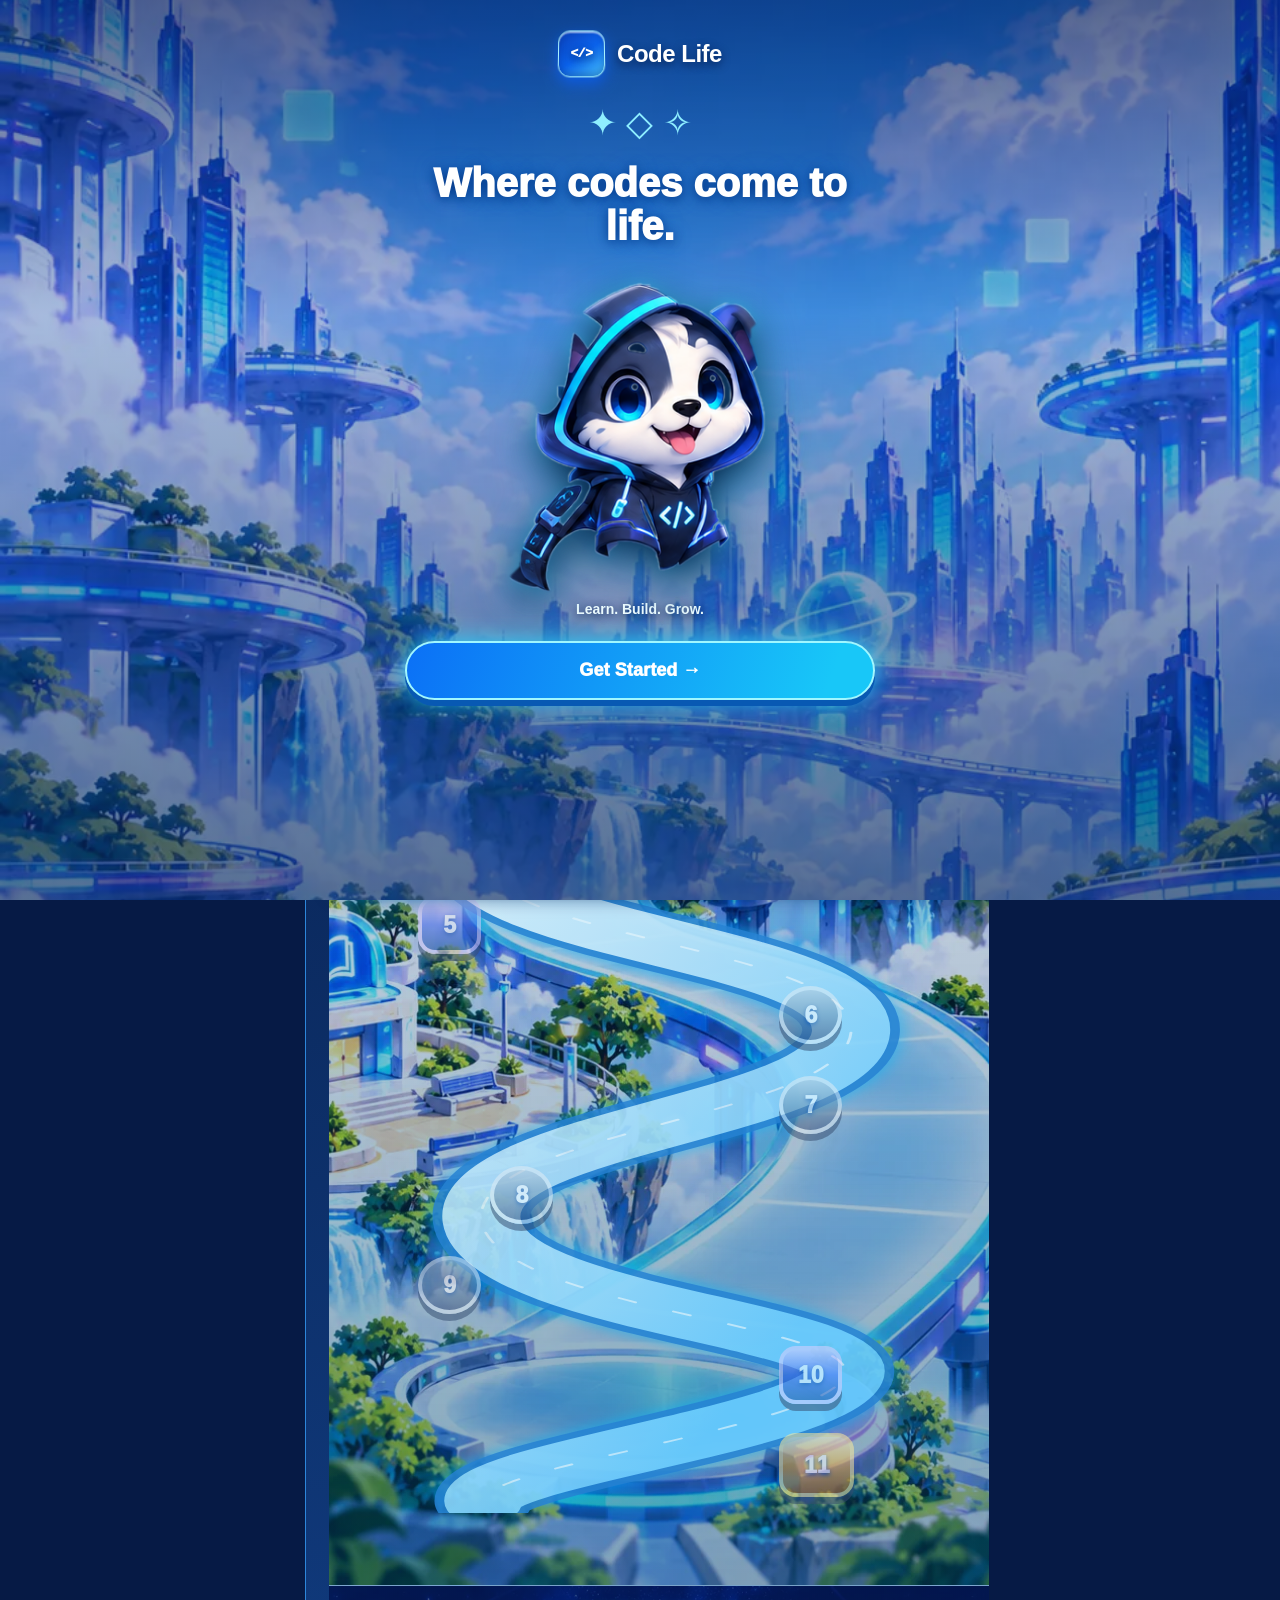
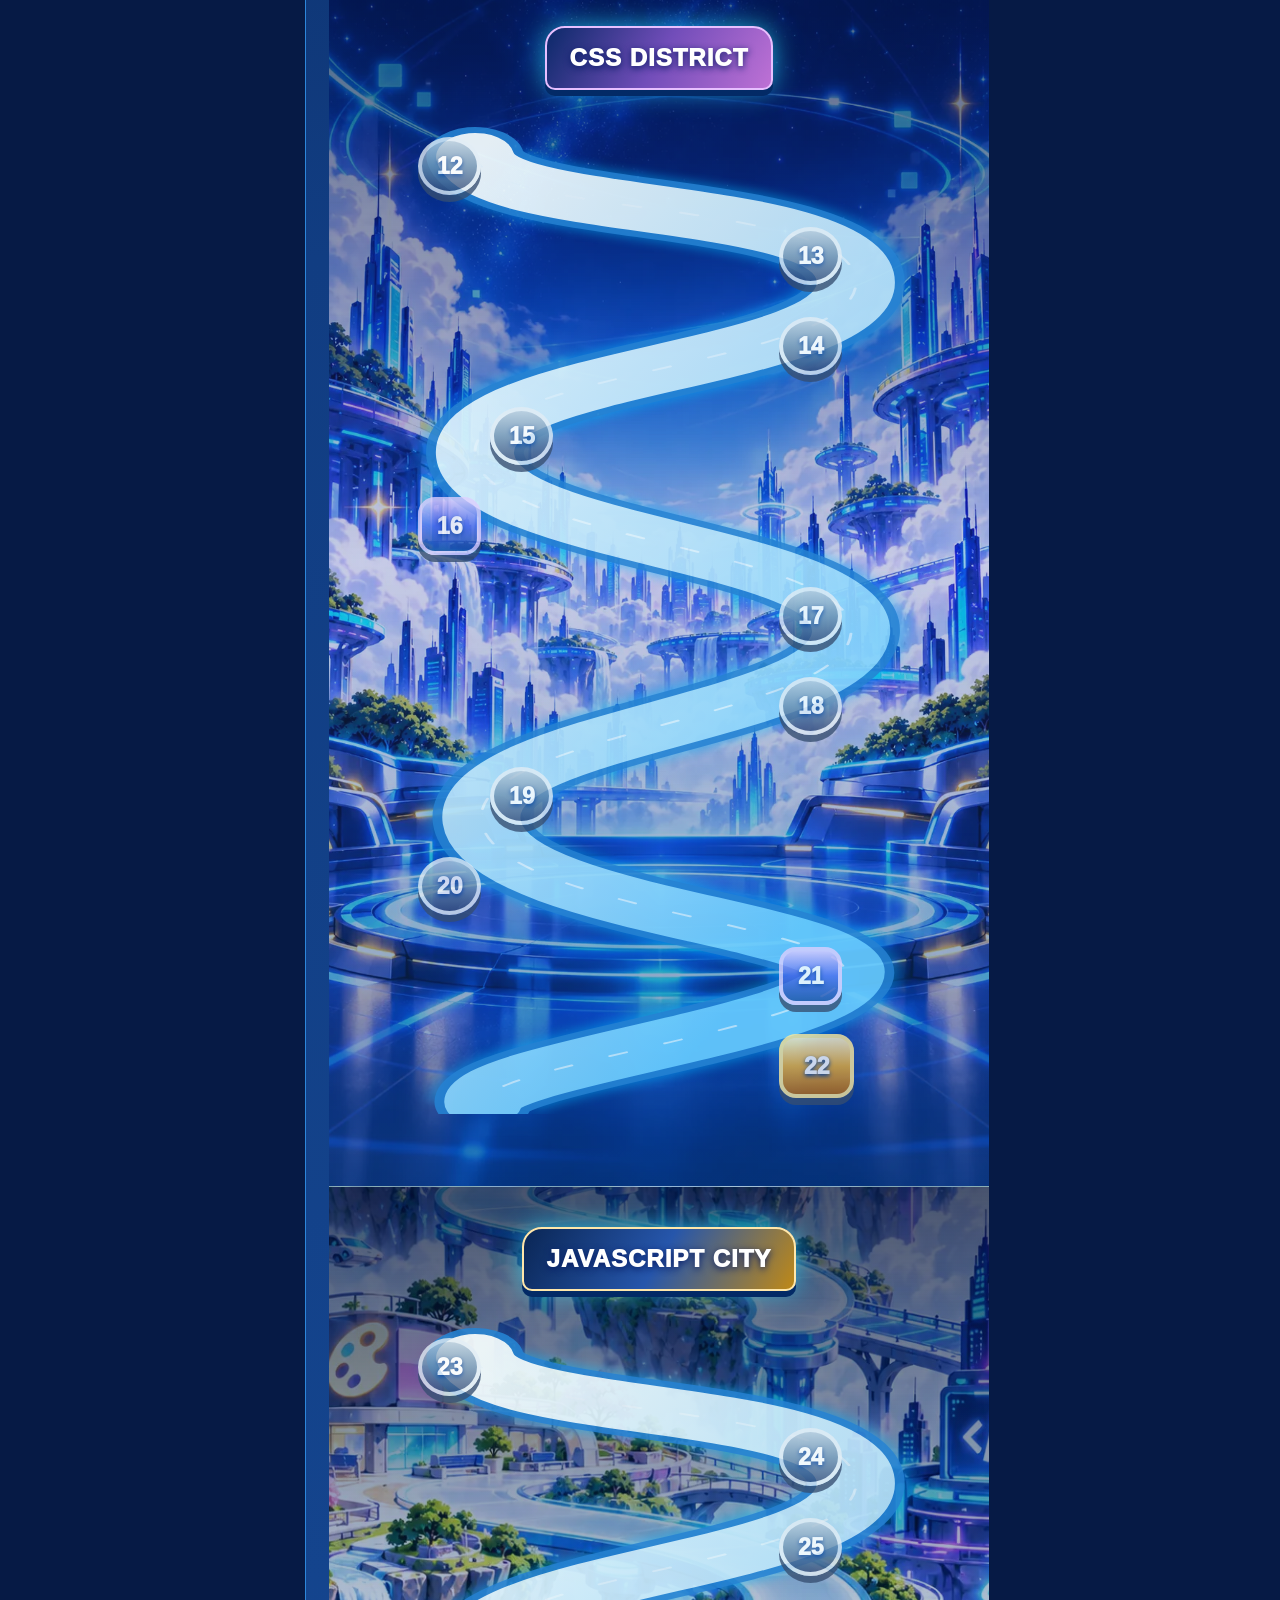
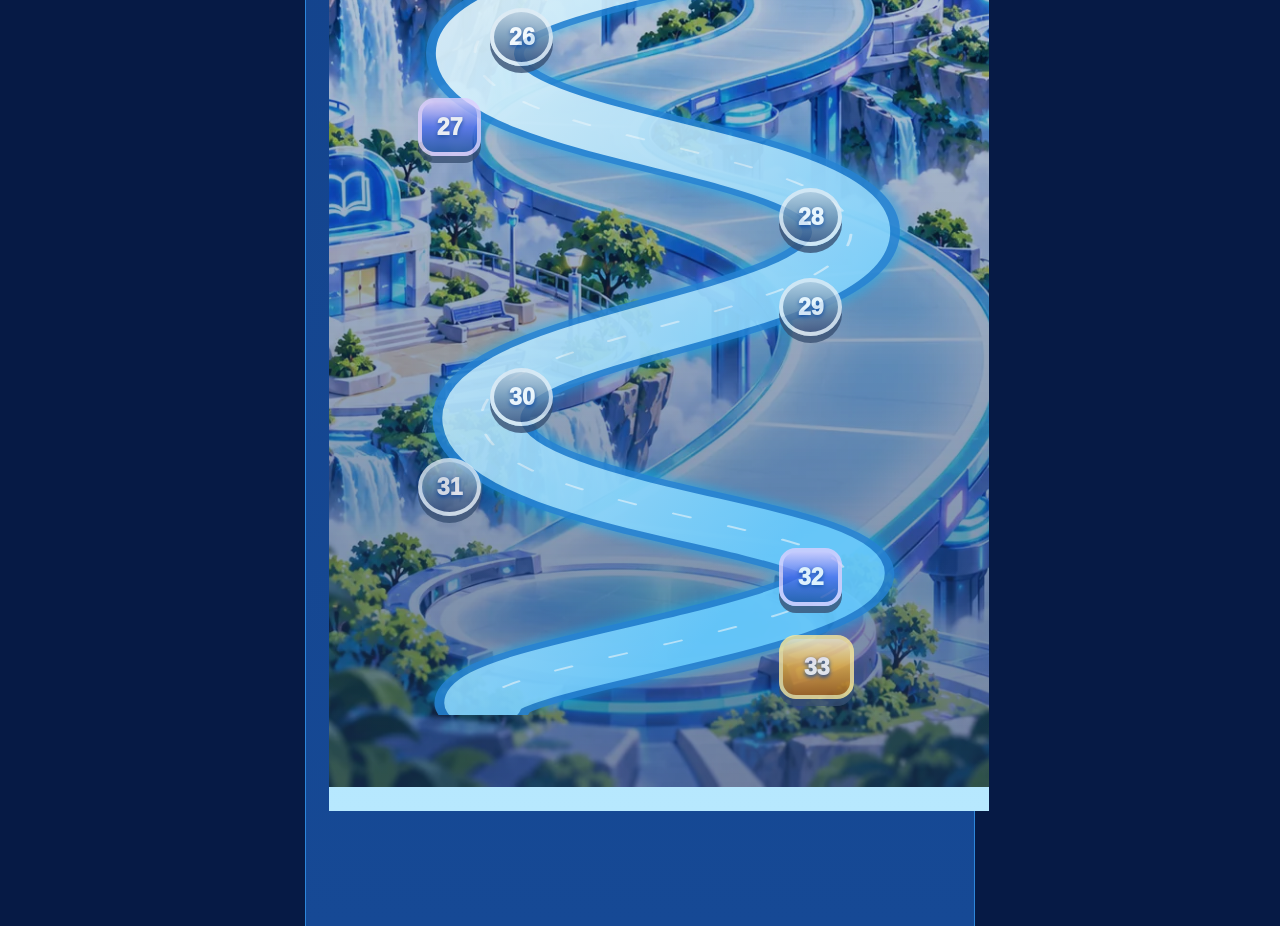
<file: index.html>
<!doctype html>
<html lang="en">
<head>
  <meta charset="UTF-8">
  <meta name="viewport" content="width=device-width, initial-scale=1, viewport-fit=cover">
  <meta name="theme-color" content="#0758e8">
  <meta name="apple-mobile-web-app-capable" content="yes">
  <meta name="apple-mobile-web-app-status-bar-style" content="black-translucent">
  <meta name="apple-mobile-web-app-title" content="Code Life">
  <meta name="description" content="Code Life — learn coding through Code City with your own evolving code pet.">
  <link rel="manifest" href="./manifest.webmanifest">
  <link rel="apple-touch-icon" href="./icons/apple-touch-icon.png">
  <link rel="icon" href="./icons/icon-192.png">
  <link rel="stylesheet" href="./styles.css">
<link rel="stylesheet" href="./v4.css">
  <link rel="stylesheet" href="./v5-backgrounds.css">
  <title>Code Life</title>
</head>
<body>
  <div class="app-shell">
    <header class="hud" aria-label="Code Life status">
      <button class="brand" type="button" data-route="lessons" aria-label="Open Code City">
        <span class="brand-mark" aria-hidden="true"><span>&lt;/&gt;</span></span>
        <span class="brand-word"><b>Code</b><strong>Life</strong></span>
      </button>

      <div class="hud-stats">
        <div class="xp-stat" aria-label="Experience points"><b>XP</b><span id="xp-amount">0</span></div>
        <div class="coin-stat" aria-label="Code Coins"><span class="gold-coin" aria-hidden="true"></span><span id="coin-amount">0</span></div>
        <div class="streak-stat" aria-label="Learning streak">
          <svg class="cyber-flame" viewBox="0 0 24 24" aria-hidden="true"><defs><linearGradient id="flameGradient" x1="0" y1="1" x2="1" y2="0"><stop offset="0" stop-color="#0a49dd"/><stop offset=".55" stop-color="#1da8ff"/><stop offset="1" stop-color="#7ee8ff"/></linearGradient></defs><path fill="url(#flameGradient)" d="M13.2 2.2c.7 3.6-2.3 4.8-1.1 7.1.6 1.1 1.9 1.2 2.8.4 1.2-1 1.2-2.8.8-4 3 2.4 5.1 5.4 4.7 9-.5 4.3-4 7.3-8.4 7.3-4.8 0-8.6-3.2-8.6-7.9 0-3.5 2.1-6.4 5.2-8.7-.1 2.7.5 4.6 2 5.4-.4-3.8 1-6.4 2.6-8.6Z"/><path fill="#d8f7ff" d="M12.4 12.1c.3 1.7-1.2 2.5-.5 3.7.4.7 1.2.8 1.8.3.6-.5.7-1.4.5-2.1 1.5 1.2 2.4 2.6 2.2 4.1-.2 1.8-1.8 3.1-4.1 3.1-2.4 0-4-1.4-4-3.5 0-1.5.9-2.8 2.4-3.9 0 1.2.3 2 .9 2.4-.2-1.8.3-3 1-4.1Z"/></svg>
          <span id="streak-amount">0</span>
        </div>
        <button id="settings-button" class="settings-button" type="button" aria-label="Settings">
          <svg viewBox="0 0 24 24" aria-hidden="true"><path d="M12 8.5a3.5 3.5 0 1 0 0 7 3.5 3.5 0 0 0 0-7Z"/><path d="M19 13.3v-2.6l2-1.5-2-3.4-2.4 1a8 8 0 0 0-2.2-1.3L14.1 3h-4.2l-.3 2.5a8 8 0 0 0-2.2 1.3l-2.4-1-2 3.4 2 1.5v2.6l-2 1.5 2 3.4 2.4-1a8 8 0 0 0 2.2 1.3l.3 2.5h4.2l.3-2.5a8 8 0 0 0 2.2-1.3l2.4 1 2-3.4-2-1.5Z"/></svg>
        </button>
      </div>
      <div class="hud-xp-track" aria-hidden="true"><i id="hud-xp-fill"></i></div>
    </header>

    <main id="app" class="page"><div class="loading">Lighting up Code City…</div></main>

    <nav class="bottom-nav" aria-label="Main navigation">
      <button type="button" data-nav="lessons" class="active" aria-label="Lessons and Code City">
        <svg viewBox="0 0 24 24" aria-hidden="true"><path d="M4 20V9l4-4 4 4v11M12 20V6l4-3 4 3v14M2 20h20M7 12h2m-2 3h2m6-5h2m-2 3h2"/></svg><span>Lessons</span>
      </button>
      <button type="button" data-nav="courses" aria-label="Courses">
        <svg viewBox="0 0 24 24" aria-hidden="true"><path d="m12 3 8 4-8 4-8-4 8-4Zm-6 8 6 3 6-3m-12 5 6 3 6-3"/></svg><span>Courses</span>
      </button>
      <button type="button" data-nav="playground" aria-label="Playground">
        <svg viewBox="0 0 24 24" aria-hidden="true"><path d="m8 8-4 4 4 4m8-8 4 4-4 4M14 5l-4 14"/></svg><span>Playground</span>
      </button>
      <button type="button" data-nav="progress" aria-label="Progress">
        <svg viewBox="0 0 24 24" aria-hidden="true"><path d="M5 20V11m7 9V5m7 15v-6M3 20h18"/></svg><span>Progress</span>
      </button>
      <button type="button" data-nav="pet" aria-label="My Pet">
        <svg viewBox="0 0 24 24" aria-hidden="true"><path d="M8.4 10.7c-2 .3-3.4 1.8-3.4 3.7 0 2.8 2.8 4.6 7 4.6s7-1.8 7-4.6c0-1.9-1.4-3.4-3.4-3.7M7 8.5c-1.1 0-2-1.1-2-2.5s.9-2.5 2-2.5 2 1.1 2 2.5S8.1 8.5 7 8.5Zm10 0c-1.1 0-2-1.1-2-2.5s.9-2.5 2-2.5 2 1.1 2 2.5-.9 2.5-2 2.5Zm-5-1c-1.1 0-2-1.1-2-2.5s.9-2.5 2-2.5 2 1.1 2 2.5-.9 2.5-2 2.5Z"/></svg><span>My Pet</span>
      </button>
    </nav>
  </div>

  <div id="modal-root"></div>
  <div id="toast" role="status" aria-live="polite"></div>
  <div id="reward-fx" aria-hidden="true"></div>

  <script>window.CODE_LIFE_V4=true;</script>
<script src="./curriculum.js"></script>
  <script src="./app.js"></script>
<script src="./v4.js"></script>
  <script src="./v5-backgrounds.js"></script>
</body>
</html>
</file>
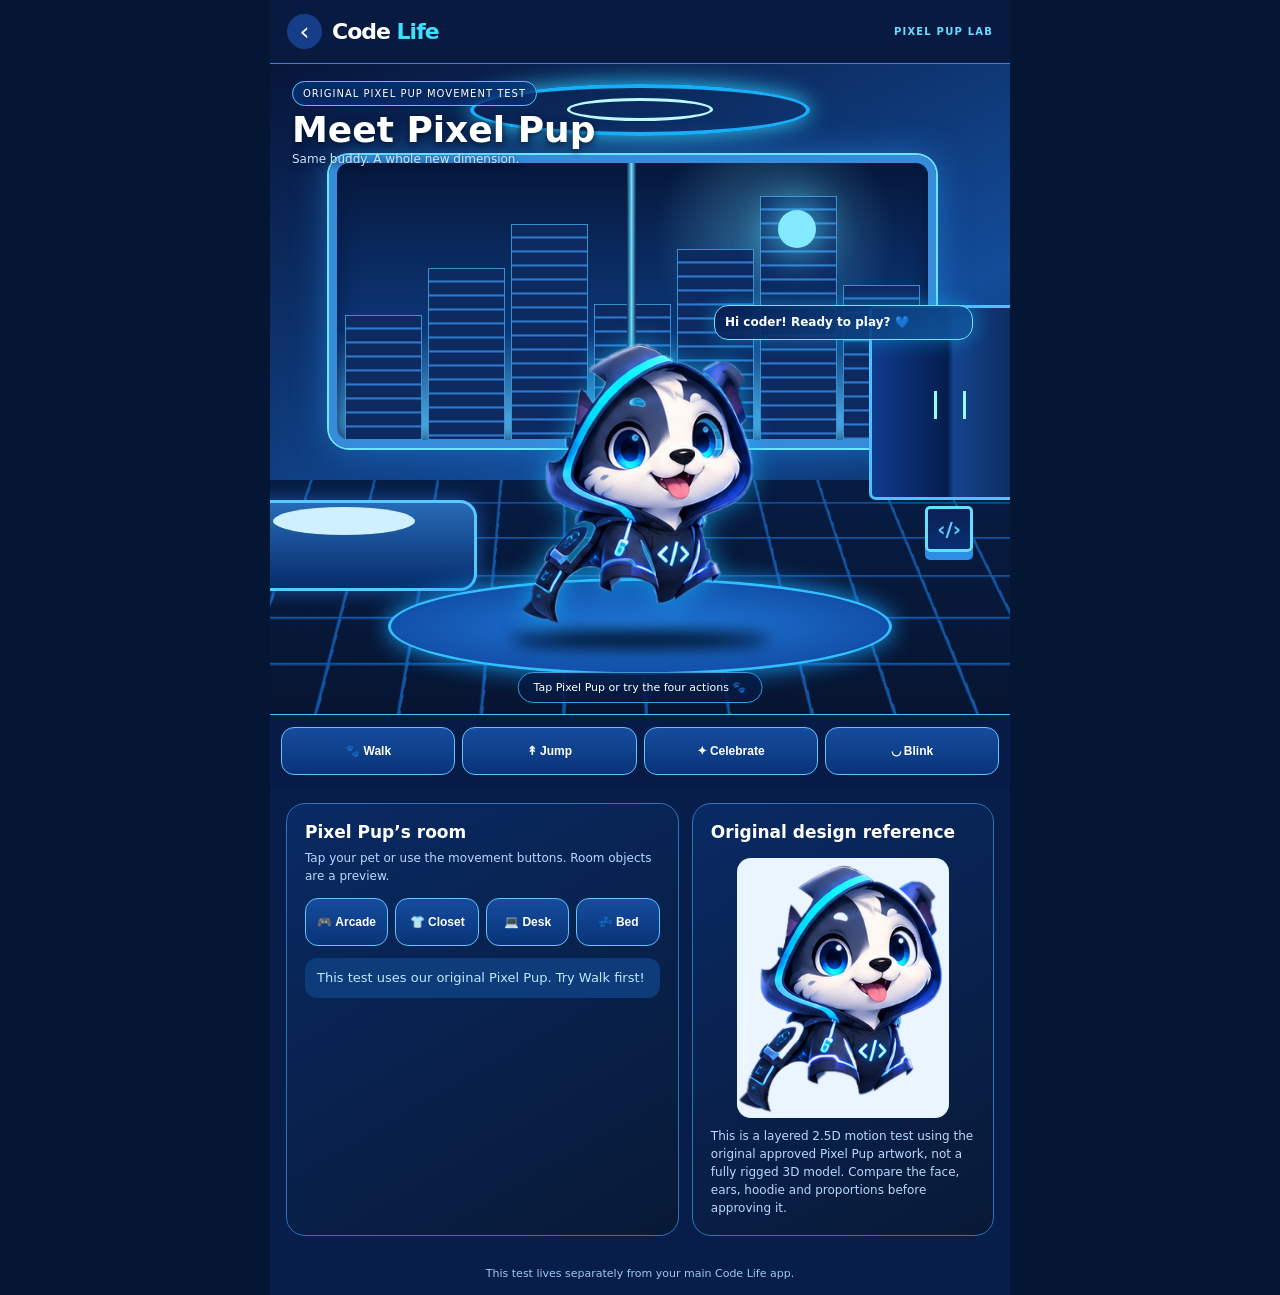
<file: pet-lab/index.html>
<!doctype html>
<html lang="en">
<head><meta charset="utf-8"><meta name="viewport" content="width=device-width,initial-scale=1,viewport-fit=cover">
<meta name="theme-color" content="#061b42"><title>Pixel Pup Motion Lab | Code Life</title>
<link rel="stylesheet" href="./pet-lab.css?v=3"></head>
<body>
<div class="shell">
 <header><a href="../" class="back" aria-label="Back to Code Life">‹</a><strong>Code <span>Life</span></strong><i>PIXEL PUP LAB</i></header>
 <section class="scene-wrap">
  <div class="skyline"></div><div id="scene" aria-label="Interactive 3D Pixel Pup in a cyber bedroom"></div>
  <div class="scene-brand"><span class="lab-pill">ORIGINAL PIXEL PUP MOVEMENT TEST</span><h1>Meet Pixel Pup</h1><p>Same buddy. A whole new dimension.</p></div>
  <div class="fallback" id="fallback" hidden><img src="../pixel-pup.png" alt="Original Pixel Pup illustration"><p>3D viewer couldn't load. You're seeing the original design instead.</p></div>
  <div class="room-hint" id="hint">Tap Pixel Pup or the room objects ✨</div>
 </section>
 <section class="controls" aria-label="Pet actions">
  <button type="button" id="walk">🐾 Walk</button><button type="button" id="jump">↟ Jump</button>
  <button type="button" id="celebrate">✦ Celebrate</button><button type="button" id="blink">◡ Blink</button>
 </section>
 <section class="below">
  <div class="panel"><h2>Pixel Pup’s room</h2><p>Tap your pet or use the movement buttons. Room objects are a preview.</p>
  <div class="objects"><button data-room="controller">🎮 Arcade</button><button data-room="closet">👕 Closet</button><button data-room="desk">💻 Desk</button><button data-room="bed">💤 Bed</button></div>
  <div id="activity" class="activity" aria-live="polite">Try tapping Pixel Pup to say hello!</div></div>
  <div class="panel reference"><h2>Original design reference</h2><img src="../pixel-pup.png" alt="Original Code Life Pixel Pup from the GitHub repository"><p>This is a layered 2.5D motion test using the original approved Pixel Pup artwork, not a fully rigged 3D model. Compare the face, ears, hoodie and proportions before approving it.</p></div>
 </section>
 <footer>This test lives separately from your main Code Life app.</footer>
</div>
<script src="./pet-lab.js?v=3" defer></script>
</body></html>
</file>
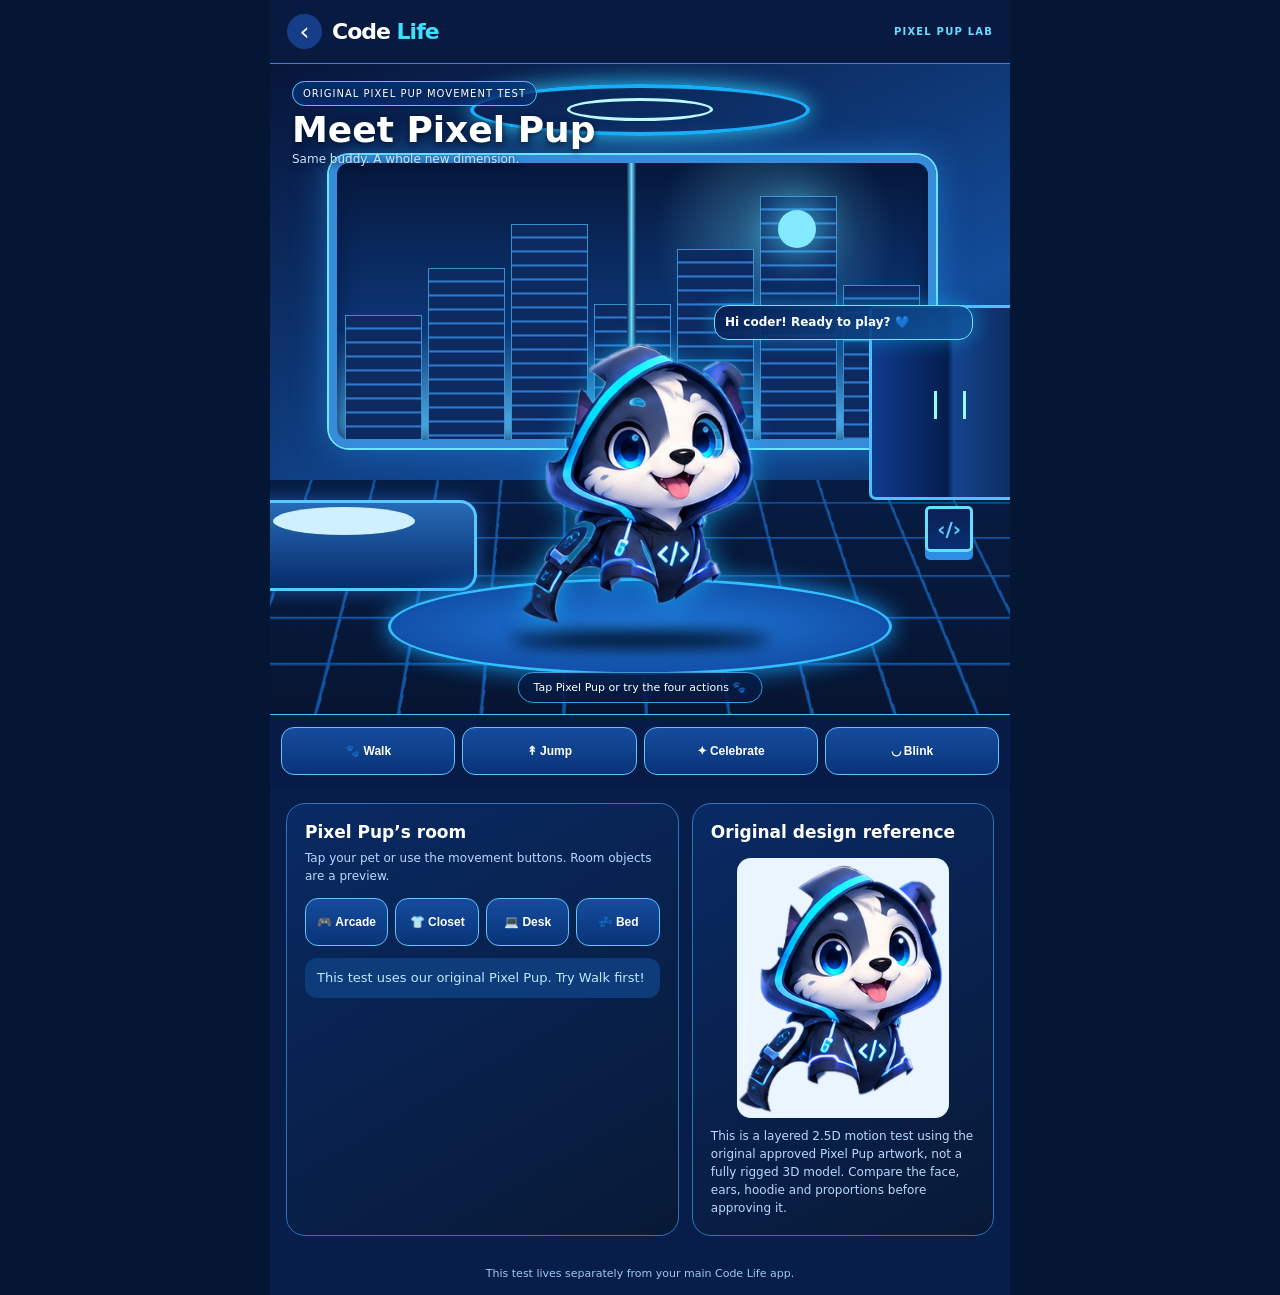
<file: pixel-pup/index.html>
<!doctype html>
<html lang="en">
<head><meta charset="utf-8"><meta name="viewport" content="width=device-width,initial-scale=1,viewport-fit=cover">
<meta name="theme-color" content="#061b42"><title>Pixel Pup Motion Lab | Code Life</title>
<style>
*{box-sizing:border-box}body{margin:0;font-family:ui-rounded,system-ui,-apple-system,sans-serif;color:#fff;background:#051634}.shell{max-width:740px;min-height:100vh;margin:auto;background:#081e4a}header{z-index:10;position:relative;display:flex;gap:10px;align-items:center;padding:14px 17px;background:#081a40;border-bottom:1px solid #3886d9}header .back{display:grid;place-items:center;width:35px;height:35px;border-radius:50%;font-size:25px;background:#163e88;color:white;text-decoration:none}header strong{font-size:22px;letter-spacing:-1px}header strong span{color:#41ddff}header i{font-size:10px;letter-spacing:1.2px;color:#6bdbff;margin-left:auto;font-style:normal;font-weight:900}
.scene-wrap{height:min(70vh,650px);min-height:470px;position:relative;overflow:hidden;background:radial-gradient(ellipse at 50% 65%,#1762c1 0%,#0c285a 55%,#041535 95%)}#scene{position:absolute;inset:0;touch-action:pan-y}#scene canvas{display:block;width:100%;height:100%}.scene-brand{position:absolute;left:22px;top:18px;pointer-events:none;text-shadow:0 2px 7px #03132b}.scene-brand h1{font-size:clamp(26px,7vw,36px);margin:8px 0 2px}.scene-brand p{margin:0;font-size:12px;color:#c4eaff}.lab-pill{background:#093276c9;border:1px solid #50c3ff;border-radius:30px;padding:6px 10px;font-size:10px;letter-spacing:.1em}.room-hint{position:absolute;bottom:15px;left:50%;transform:translateX(-50%);border:1px solid #3b99e0;background:#051b43dd;border-radius:30px;padding:8px 15px;font-size:11px;white-space:nowrap;pointer-events:none}.fallback{position:absolute;inset:0;background:#092355db;display:grid;place-content:center;justify-items:center;padding:30px;text-align:center}.fallback[hidden]{display:none}.fallback img{width:min(260px,70%);border-radius:20px}.fallback p{max-width:280px;font-size:12px}
.controls{display:grid;grid-template-columns:repeat(4,minmax(0,1fr));gap:7px;padding:12px 11px;background:#071b47;border-top:1px solid #48c2ff}.controls button,.objects button{border:1px solid #5fc4ff;background:linear-gradient(#164c9e,#083478);color:white;border-radius:13px;min-height:48px;font-weight:800;font-size:12px}.controls button:active,.objects button:active{transform:scale(.96)}button:focus-visible{outline:3px solid #fff;outline-offset:2px}
.below{padding:16px;display:grid;gap:13px}.panel{border:1px solid #2c74bb;background:linear-gradient(150deg,#092a64,#081936);border-radius:19px;padding:18px}.panel h2{margin:0 0 7px;font-size:17px}.panel p{margin:0 0 13px;color:#b9d8ff;font-size:12px;line-height:1.5}.objects{display:grid;grid-template-columns:repeat(4,minmax(0,1fr));gap:7px}.activity{border-radius:12px;margin-top:12px;background:#0e3b79;padding:12px;font-size:13px;min-height:40px;color:#b8eeff}.reference{display:flex;flex-direction:column;align-items:flex-start}.reference img{max-height:260px;max-width:100%;object-fit:contain;background:#eaf5ff;border-radius:14px;align-self:center;margin:9px 0}.reference p{margin:0}footer{text-align:center;padding:15px;color:#9ec8f1;font-size:11px}
@media(min-width:650px){.below{grid-template-columns:1.3fr 1fr}.scene-wrap{height:650px}}@media(prefers-reduced-motion:reduce){button{transition:none!important}}
/* Explicitly labeled animated backup, used only when genuine 3D is unavailable */
#fallback{background:radial-gradient(ellipse at 50% 55%,#2070cd,#081945 75%);border:0}
#fallback img{width:min(280px,79%);height:auto;cursor:pointer;object-fit:contain;transform-origin:50% 86%;filter:drop-shadow(0 16px 16px #04194099)}
#fallback p{border-radius:12px;border:1px solid #71cdfa;background:#061a3ee6;color:#fff;padding:12px;max-width:330px;line-height:1.45}
@keyframes fallbackWalk{0%,100%{transform:translateX(-28px) rotate(-4deg)}50%{transform:translateX(27px) rotate(4deg)}}
@keyframes fallbackJump{0%,100%{transform:translateY(0)}45%{transform:translateY(-67px)}}
@keyframes fallbackCelebrate{0%,100%{transform:rotate(0) scale(1)}25%{transform:rotate(-10deg) scale(1.07)}65%{transform:rotate(9deg) scale(1.09)}}
@keyframes fallbackBlink{0%,100%{transform:scaleY(1)}48%{transform:scaleY(.93)}}
#fallback img.fallback-walking{animation:fallbackWalk 1.4s ease-in-out 2}
#fallback img.fallback-jumping{animation:fallbackJump .85s ease-in-out 1}
#fallback img.fallback-celebrating{animation:fallbackCelebrate 1.1s ease-in-out 1}
#fallback img.fallback-blinking{animation:fallbackBlink .25s ease-in-out 1}
@media(prefers-reduced-motion:reduce){#fallback img[class^="fallback-"]{animation:none!important}}


/* Pixel Pup 2.5D: purpose-built illustrated cyber room, no external assets except original art */
#scene{background:#061838;overflow:hidden}.twofive-room{position:absolute;inset:0;background:linear-gradient(155deg,#071539 0%,#134c99 55%,#061736 100%);overflow:hidden;isolation:isolate}
.cyber-window{position:absolute;top:14%;left:8%;width:82%;height:45%;overflow:hidden;border:8px solid #378bdb;border-radius:20px;background:linear-gradient(#06183b,#0c3779 61%,#53baf1);box-shadow:0 0 0 2px #6de5ff,0 0 34px #2b9cff80,inset 0 0 19px #061941}
.cyber-window:before{content:"";position:absolute;inset:0;background:radial-gradient(circle at 74% 27%,#70ddff64,transparent 25%);pointer-events:none}
.skyline{position:absolute;inset:0;display:flex;align-items:end;gap:6px;padding:0 8px}.skyline i{display:block;width:17%;height:45%;background:repeating-linear-gradient(180deg,#0d2a61 0 11px,#378ce1 12px,#113e87 14px);border:1px solid #3890ce}.skyline i:nth-child(2){height:62%}.skyline i:nth-child(3){height:78%}.skyline i:nth-child(4){height:49%}.skyline i:nth-child(5){height:69%}.skyline i:nth-child(6){height:88%}.skyline i:nth-child(7){height:56%}
.moon{position:absolute;z-index:1;top:17%;right:19%;width:38px;height:38px;border-radius:50%;background:#83eaff;box-shadow:0 0 32px 12px #53ddff8c}
.window-bar{position:absolute;z-index:1;top:0;left:49%;width:9px;height:100%;background:linear-gradient(90deg,#0c2855,#6edcff,#0c2855)}
.neon-ceiling{position:absolute;z-index:2;top:3%;left:27%;width:46%;height:8%;border:4px solid #18aff9;border-radius:50%;box-shadow:0 0 22px #31cdff}.neon-ceiling:after{content:"";position:absolute;inset:24% 28%;border-radius:50%;border:3px solid #b9fbff}
.floor-grid{position:absolute;z-index:1;inset:64% 0 0;background:repeating-linear-gradient(0deg,transparent 0 33px,#1359ad 34px 35px),repeating-linear-gradient(85deg,transparent 0 60px,#1257a6 61px 63px),linear-gradient(#071c43,#07142f);transform:perspective(370px) rotateX(26deg);transform-origin:top}
.rug{position:absolute;z-index:2;left:16%;bottom:6%;width:68%;height:15%;border:3px solid #32bfff;background:radial-gradient(ellipse,#207bda,#0c3f95);border-radius:50%;box-shadow:0 0 24px #169efa}
.bed{position:absolute;z-index:2;left:-9%;bottom:19%;width:37%;height:14%;border:3px solid #57c9ff;border-radius:17px;background:linear-gradient(#276bb7,#062c6b);box-shadow:0 0 20px #2b8aff80}.bed i{position:absolute;top:5%;left:25%;width:53%;height:33%;border-radius:50%;background:#cef0ff}
.wardrobe{position:absolute;z-index:3;right:-3%;top:37%;height:30%;width:22%;border:3px solid #50c0ff;border-radius:7px;background:linear-gradient(90deg,#103c8e,#051d4e 48%,#16448f 52%,#082653)}.wardrobe i{display:block;position:absolute;top:44%;width:3px;height:28px;background:#97faff}.wardrobe i:first-child{left:39%}.wardrobe i:nth-child(2){right:40%}
.laptop{position:absolute;z-index:2;right:5%;bottom:25%;border:3px solid #67ddff;border-radius:5px;background:linear-gradient(#0b2053,#072f72);color:#5dcdff;padding:8px 9px;font-size:20px;font-weight:900;box-shadow:0 8px #2d8ee6}
.moving-pup{z-index:5;position:absolute;bottom:13%;left:calc(50% - min(30%,120px));width:min(60%,240px);aspect-ratio:288/352;cursor:pointer;touch-action:manipulation;outline:none}.moving-pup:focus-visible{outline:3px solid white;border-radius:19px}
.pet-motion{position:relative;width:100%;height:100%;transform-origin:50% 92%;animation:pup-idle 2.8s ease-in-out infinite}.pet-motion img{width:100%;height:100%;display:block;object-fit:contain;filter:drop-shadow(0 0 13px #11bbffab);pointer-events:none;user-select:none}.blink-layer{position:absolute;inset:0;width:100%;height:100%;opacity:0;pointer-events:none}.blink-layer.visible{opacity:1}
.pup-shadow{position:absolute;z-index:3;left:50%;bottom:10%;width:35%;height:18px;border-radius:100%;background:#00102a;filter:blur(8px);transform:translateX(-50%)}
.pup-bubble{position:absolute;z-index:7;right:5%;top:37%;width:35%;padding:9px 10px;border:1px solid #74e3ff;border-radius:14px;background:linear-gradient(145deg,#071d50ec,#1159a1ea);font-size:12px;font-weight:900;line-height:1.3;box-shadow:0 0 19px #0eb7ff7a;pointer-events:none}
.pup-particles{position:absolute;inset:0;z-index:8;pointer-events:none}.spark{position:absolute;color:#5ee3ff;font-size:15px;animation:pup-spark 1s ease-out forwards;text-shadow:0 0 9px currentColor}
@keyframes pup-idle{50%{transform:translateY(-6px) scaleY(1.016)}}@keyframes pup-walk{0%,100%{transform:translateY(0) rotate(-4deg)}50%{transform:translateY(-9px) rotate(4deg)}}@keyframes pup-jump{0%,100%{transform:translateY(0)}45%{transform:translateY(-76px) rotate(-6deg)}85%{transform:translateY(2px) scale(1.08,.95)}}@keyframes pup-cheer{0%,100%{transform:rotate(0)}27%{transform:rotate(-9deg) translateY(-24px)}68%{transform:rotate(9deg) translateY(-11px)}}@keyframes pup-pet{0%,100%{transform:rotate(0)}50%{transform:rotate(7deg) scale(1.04)}}@keyframes pup-spark{to{transform:translate(var(--tx),var(--ty)) rotate(540deg);opacity:0}}
.pet-motion.is-walking{animation:pup-walk .35s ease-in-out infinite}.pet-motion.is-jumping{animation:pup-jump 1.06s ease-out 1}.pet-motion.is-celebrating{animation:pup-cheer .52s ease-in-out 3}.pet-motion.is-petted{animation:pup-pet .42s ease-in-out 2}
#hint{bottom:11px}#activity{font-size:13px;color:#bbebff}
@media(max-width:390px){.pup-bubble{top:40%;font-size:11px}.moving-pup{bottom:13%}}
@media(prefers-reduced-motion:reduce){.pet-motion,.pet-motion.is-walking,.pet-motion.is-jumping,.pet-motion.is-celebrating,.pet-motion.is-petted{animation:none!important}}

</style></head>
<body>
<div class="shell">
 <header><a href="../" class="back" aria-label="Back to Code Life">‹</a><strong>Code <span>Life</span></strong><i>PIXEL PUP LAB</i></header>
 <section class="scene-wrap">
  <div class="skyline"></div><div id="scene" aria-label="Interactive 3D Pixel Pup in a cyber bedroom"></div>
  <div class="scene-brand"><span class="lab-pill">ORIGINAL PIXEL PUP MOVEMENT TEST</span><h1>Meet Pixel Pup</h1><p>Same buddy. A whole new dimension.</p></div>
  <div class="fallback" id="fallback" hidden><img src="../pixel-pup.png" alt="Original Pixel Pup illustration"><p>3D viewer couldn't load. You're seeing the original design instead.</p></div>
  <div class="room-hint" id="hint">Tap Pixel Pup or the room objects ✨</div>
 </section>
 <section class="controls" aria-label="Pet actions">
  <button type="button" id="walk">🐾 Walk</button><button type="button" id="jump">↟ Jump</button>
  <button type="button" id="celebrate">✦ Celebrate</button><button type="button" id="blink">◡ Blink</button>
 </section>
 <section class="below">
  <div class="panel"><h2>Pixel Pup’s room</h2><p>Tap your pet or use the movement buttons. Room objects are a preview.</p>
  <div class="objects"><button data-room="controller">🎮 Arcade</button><button data-room="closet">👕 Closet</button><button data-room="desk">💻 Desk</button><button data-room="bed">💤 Bed</button></div>
  <div id="activity" class="activity" aria-live="polite">Try tapping Pixel Pup to say hello!</div></div>
  <div class="panel reference"><h2>Original design reference</h2><img src="../pixel-pup.png" alt="Original Code Life Pixel Pup from the GitHub repository"><p>This is a layered 2.5D motion test using the original approved Pixel Pup artwork, not a fully rigged 3D model. Compare the face, ears, hoodie and proportions before approving it.</p></div>
 </section>
 <footer>This test lives separately from your main Code Life app.</footer>
</div>
<script>
/* Code Life Pixel Pup 2.5D test: original art, no external libraries */
(()=>{
'use strict';
const mount=document.getElementById('scene'),activity=document.getElementById('activity'),hint=document.getElementById('hint');
if(!mount||!activity)return;
document.getElementById('fallback').hidden=true;
mount.innerHTML='<div class="twofive-room" id="motion-room">'+
'<div class="neon-ceiling"></div><div class="cyber-window"><div class="moon"></div><div class="skyline"><i></i><i></i><i></i><i></i><i></i><i></i><i></i></div><div class="window-bar"></div></div>'+
'<div class="bed"><i></i></div><div class="wardrobe"><i></i><i></i></div><div class="laptop">‹/›</div>'+
'<div class="floor-grid"></div><div class="rug"></div><div class="pup-shadow" id="pup-shadow"></div>'+
'<div id="moving-pup" class="moving-pup" role="button" tabindex="0" aria-label="Tap Pixel Pup to play"><div id="pet-motion" class="pet-motion"><img alt="Original Code Life Pixel Pup" src="../pixel-pup.png" draggable="false"><svg class="blink-layer" id="blink-layer" viewBox="0 0 288 352" aria-hidden="true"><ellipse cx="131" cy="120" rx="24" ry="33" fill="#1a3766"/><path d="M110 118q20 8 43-2" stroke="#10284b" fill="none" stroke-width="3"/><ellipse cx="224" cy="118" rx="19" ry="31" fill="#edf7ff"/><path d="M205 114q19 10 37 0" stroke="#10284b" fill="none" stroke-width="3"/></svg></div></div>'+
'<div id="pup-bubble" class="pup-bubble" aria-live="polite">Hi coder! Ready to play? 💙</div><div id="pup-particles" class="pup-particles"></div></div>';
const room=document.getElementById('motion-room'),walker=document.getElementById('moving-pup'),
pet=document.getElementById('pet-motion'),bubble=document.getElementById('pup-bubble'),eyes=document.getElementById('blink-layer'),
shade=document.getElementById('pup-shadow'),parts=document.getElementById('pup-particles');
let action='idle',x=0,raf=0,timer=0,tapN=0,lastMove=Date.now();
const reduced=matchMedia('(prefers-reduced-motion: reduce)');
const say=msg=>{bubble.textContent=msg;activity.textContent=msg;};
const range=()=>Math.max(20,Math.min(room.clientWidth*.23,105));
const stop=()=>{cancelAnimationFrame(raf);clearTimeout(timer);action='idle';pet.className='pet-motion';eyes.classList.remove('visible');};
function walk(auto=false){
 stop();action='walk';pet.classList.add('is-walking');
 const to=(x>0?-1:1)*range(),start=performance.now(),from=x;
 say(auto?'Exploring my cyber room! 🐾':'Look at me go! 🐾');
 function frame(now){if(action!=='walk')return;const t=Math.min(1,(now-start)/1800),ease=t<.5?2*t*t:1-Math.pow(-2*t+2,2)/2;
 x=from+(to-from)*ease;walker.style.transform='translateX('+x.toFixed(1)+'px)';shade.style.transform='translateX(calc(-50% + '+x.toFixed(1)+'px))';
 if(t<1)raf=requestAnimationFrame(frame);else stop();}
 if(reduced.matches){x=to;walker.style.transform='translateX('+to+'px)';shade.style.transform='translateX(calc(-50% + '+to+'px))';stop();return;}
 raf=requestAnimationFrame(frame);
}
function jump(){stop();action='jump';pet.classList.add('is-jumping');say('Boing! 🚀');timer=setTimeout(stop,1080);}
function blink(){if(action!=='idle')stop();eyes.classList.add('visible');say('Peekaboo! 👀');timer=setTimeout(()=>eyes.classList.remove('visible'),230);}
function celebrate(){stop();action='celebrate';pet.classList.add('is-celebrating');say('YESSS! We did it! 🎉');
 parts.replaceChildren();if(!reduced.matches){const w=room.clientWidth;for(let i=0;i<18;i++){const p=document.createElement('span');p.className='spark';p.textContent=['✦','★','◆'][i%3];p.style.left=(w/2+x+(Math.random()-.5)*30)+'px';p.style.top='68%';p.style.setProperty('--tx',(Math.random()-.5)*230+'px');p.style.setProperty('--ty',(-45-Math.random()*190)+'px');parts.append(p);}}
 timer=setTimeout(()=>{stop();parts.replaceChildren();},1550);
}
function tap(){stop();action='pet';pet.classList.add('is-petted');say(['Heyyy! Ready to code? 💙','You got this, coder! ✨','I love learning with you! 🐾'][tapN++%3]);timer=setTimeout(stop,850);}
[['walk',()=>walk(false)],['jump',jump],['blink',blink],['celebrate',celebrate]].forEach(([name,fn])=>document.getElementById(name)?.addEventListener('click',fn));
walker.addEventListener('click',tap);
walker.addEventListener('keydown',e=>{if(e.key==='Enter'||e.key===' '){e.preventDefault();tap();}});
const notes={controller:'Code Arcade is next after you approve my movement! 🎮',closet:'My Code Life wardrobe is ready for outfits! 👕',desk:'That is my coding desk. 💻',bed:'Zzz... recharge time! 💤'};
document.querySelectorAll('[data-room]').forEach(b=>b.addEventListener('click',()=>{say(notes[b.dataset.room]||'Coming soon!');}));
window.addEventListener('pagehide',()=>{cancelAnimationFrame(raf);clearTimeout(timer);clearInterval(idleCheck);clearInterval(blinkCheck);});
const idleCheck=setInterval(()=>{if(document.hidden||reduced.matches||action!=='idle')return;if(Date.now()-lastMove>12500){lastMove=Date.now();walk(true);}},3200);
const blinkCheck=setInterval(()=>{if(document.hidden||reduced.matches||action!=='idle')return;eyes.classList.add('visible');setTimeout(()=>eyes.classList.remove('visible'),210);},5700);
hint.textContent='Tap Pixel Pup or try the four actions 🐾';
activity.textContent='This test uses our original Pixel Pup. Try Walk first!';
})();
</script>
</body></html>
</file>
<file: styles.css>
:root{
  font-family:Inter,ui-sans-serif,-apple-system,BlinkMacSystemFont,"Segoe UI",sans-serif;
  color:#102756;background:#eaf3ff;
  --blue:#0b5ce7;--blue-2:#2388ff;--cyan:#57d8ff;--navy:#071a45;--navy-2:#0d2b67;
  --ink:#102756;--muted:#6d82aa;--line:#d7e6fb;--card:#ffffff;--soft:#eff6ff;
  --gold:#f7b82b;--gold-2:#ffd965;--green:#19a46b;--red:#ca5c55;--purple:#796ef6;
}
*{box-sizing:border-box}
html{background:#071a45}
body{margin:0;min-width:320px;min-height:100vh;background:
  radial-gradient(circle at 10% 10%,#c7e4ff 0 18%,transparent 42%),
  radial-gradient(circle at 90% 16%,#d6e8ff 0 12%,transparent 35%),
  linear-gradient(180deg,#eef7ff 0%,#e7f0ff 48%,#eef6ff 100%);-webkit-font-smoothing:antialiased;overflow-x:hidden}
button,input,textarea{font:inherit}button{cursor:pointer}button:focus-visible,input:focus-visible,textarea:focus-visible{outline:3px solid #86c7ff;outline-offset:2px}a{text-decoration:none;color:inherit}
.app-shell{min-height:100vh}
.hud{position:sticky;top:0;z-index:60;display:grid;grid-template-columns:auto 1fr;align-items:center;gap:8px;padding:calc(9px + env(safe-area-inset-top)) 12px 9px;background:linear-gradient(180deg,#fafdffff,#f6fafff0);backdrop-filter:blur(20px);border-bottom:1px solid #d8e8fb;box-shadow:0 5px 18px #234c8d0a}
.brand{display:flex;align-items:center;gap:8px;border:0;background:none;padding:0;color:var(--navy)}
.brand-mark{position:relative;width:38px;height:38px;border-radius:12px;display:grid;place-items:center;background:linear-gradient(145deg,#0a3fb9 0%,#0b63ec 52%,#49c8ff 100%);box-shadow:inset 0 2px 0 #ffffff73,inset 0 -3px 7px #072a7d65,0 6px 13px #0c5ce236;transform:perspective(90px) rotateX(4deg)}
.brand-mark:before{content:"";position:absolute;inset:4px;border-radius:9px;background:linear-gradient(145deg,#ffffff34,transparent 48%);pointer-events:none}
.brand-mark span{position:relative;color:#fff;font:900 12px ui-monospace,SFMono-Regular,Menlo,monospace;letter-spacing:-1px;text-shadow:0 2px 3px #001a54a0}
.brand-word{font-size:18px;font-weight:900;letter-spacing:-.9px;display:none}.brand-word strong{color:#1a78f5;margin-left:2px}
.hud-stats{justify-self:end;display:flex;align-items:center;gap:5px;min-width:0}
.xp-stat,.coin-stat,.streak-stat{display:flex;align-items:center;gap:4px;height:34px;padding:0 7px;border-radius:999px;background:#fff;border:1px solid #dbe9fb;box-shadow:0 4px 10px #2d55910b;font-size:10px;font-weight:900;white-space:nowrap}
.xp-stat b{color:#0b64e7;font-size:11px}.xp-stat span,.coin-stat span:last-child,.streak-stat span:last-child{color:#183568}
.gold-coin{width:17px;height:17px;border-radius:50%;background:radial-gradient(circle at 35% 30%,#fff5a7 0 14%,#ffd957 15% 38%,#f8b52a 39% 70%,#d98a10 71% 100%);border:1px solid #cc8314;box-shadow:inset 0 0 0 2px #ffd55a,0 2px 4px #ad6a142b;position:relative;flex:0 0 auto}.gold-coin:after{content:"C";position:absolute;inset:0;display:grid;place-items:center;color:#a96b08;font-size:8px;font-weight:1000}
.cyber-flame{width:18px;height:18px;filter:drop-shadow(0 0 4px #1a92ff61);animation:flamePulse 1.8s ease-in-out infinite}
.settings-button{width:34px;height:34px;border-radius:50%;display:grid;place-items:center;border:1px solid #d9e7fa;background:#fff;color:#40669f;padding:8px}.settings-button svg{width:18px;height:18px;fill:none;stroke:currentColor;stroke-width:1.8;stroke-linecap:round;stroke-linejoin:round}
.hud-xp-track{grid-column:1/-1;height:3px;border-radius:99px;background:#e7eef9;overflow:hidden;margin:-2px 2px 0}.hud-xp-track i{display:block;height:100%;width:0;background:linear-gradient(90deg,#0b5ce7,#48ccff);transition:width .35s ease}
.page{position:relative;max-width:760px;margin:0 auto;padding:18px 14px calc(102px + env(safe-area-inset-bottom));min-height:calc(100vh - 62px)}
.page:before{content:"";position:fixed;inset:70px 0 76px;pointer-events:none;z-index:-1;background-image:radial-gradient(circle,#3b83f526 1.2px,transparent 1.4px);background-size:34px 34px;mask-image:linear-gradient(to bottom,#0007,transparent 85%)}
.loading{text-align:center;color:#627da9;padding:90px 20px;font-weight:800}
.bottom-nav{position:fixed;z-index:70;left:10px;right:10px;bottom:8px;height:calc(70px + env(safe-area-inset-bottom));padding:5px 5px env(safe-area-inset-bottom);display:flex;border-radius:24px;background:linear-gradient(135deg,#063ca8,#075ce7 58%,#1184f6);box-shadow:0 14px 34px #072e7a47,inset 0 1px 0 #ffffff31;border:1px solid #ffffff24}
.bottom-nav button{position:relative;flex:1;min-width:0;border:0;background:none;color:#dfeeff;font-size:8px;font-weight:850;display:flex;flex-direction:column;align-items:center;justify-content:center;gap:3px;border-radius:17px;transition:.2s ease}
.bottom-nav svg{width:22px;height:22px;fill:none;stroke:currentColor;stroke-width:1.8;stroke-linecap:round;stroke-linejoin:round;filter:drop-shadow(0 2px 2px #001c626c)}
.bottom-nav button.active{color:#fff;background:#ffffff19;box-shadow:inset 0 0 0 1px #ffffff1f}.bottom-nav button.active:before{content:"";position:absolute;top:5px;width:23px;height:4px;border-radius:99px;background:#7fe7ff;box-shadow:0 0 10px #7fe7ff}
.eyebrow{font-size:10px;letter-spacing:1.5px;font-weight:950;text-transform:uppercase;color:#3f6ed1}.title{font-size:29px;line-height:1.05;letter-spacing:-1.2px;margin:8px 0 8px;color:#0d285b}.subtitle{font-size:12px;line-height:1.62;color:var(--muted);margin:0}
.top-row{display:flex;align-items:flex-start;justify-content:space-between;gap:12px}.section{margin-top:18px}.section-head{display:flex;align-items:center;justify-content:space-between;gap:12px;margin-bottom:10px}.section-head h2{font-size:16px;margin:0}.section-head small{color:var(--muted);font-size:9px}.tiny-link{border:0;background:none;color:var(--blue);font-size:11px;font-weight:900;padding:5px 0}
.card{background:#ffffffeb;border:1px solid #d8e7fb;border-radius:20px;box-shadow:0 10px 30px #214e8e13;backdrop-filter:blur(8px)}
.btn{border:0;border-radius:13px;padding:12px 15px;font-size:12px;font-weight:900;display:inline-flex;align-items:center;justify-content:center;gap:7px;min-height:43px;transition:.18s ease}.btn:active{transform:scale(.98)}.btn.primary{background:linear-gradient(135deg,#0a50dc,#1588f7);color:#fff;box-shadow:0 8px 18px #0c61df36}.btn.soft{background:#e9f2ff;color:#205bc5}.btn.white{background:#fff;color:#1857c7}.btn.outline{background:#fff;border:1px solid #d3e4fa;color:#355c9e}.btn.dark{background:#102a5d;color:#fff}.btn.danger{background:#fff0ef;color:#b6534f}.btn.full{width:100%}.btn:disabled{opacity:.45;cursor:not-allowed;transform:none}
/* Code City */
.city-world{position:relative;overflow:hidden;border-radius:28px;background:linear-gradient(180deg,#91d7ff 0,#d5ecff 28%,#eef6ff 66%,#e8f1ff 100%);border:1px solid #cfe2fb;box-shadow:0 18px 38px #2c5f9b1b;min-height:620px;padding-bottom:24px}
.city-world:before{content:"";position:absolute;left:-3%;right:-3%;top:115px;height:160px;background:
 linear-gradient(90deg,#547ad9 0 7%,transparent 7% 10%,#7897e3 10% 16%,transparent 16% 20%,#315bc1 20% 31%,transparent 31% 34%,#6f90e0 34% 43%,transparent 43% 48%,#4069ca 48% 60%,transparent 60% 64%,#8aa5e7 64% 72%,transparent 72% 76%,#557ad4 76% 88%,transparent 88% 91%,#7697df 91% 100%);clip-path:polygon(0 100%,0 55%,6% 55%,6% 29%,10% 29%,10% 58%,16% 58%,16% 39%,22% 39%,22% 12%,29% 12%,29% 48%,35% 48%,35% 23%,42% 23%,42% 62%,48% 62%,48% 8%,54% 8%,54% 41%,61% 41%,61% 20%,69% 20%,69% 56%,75% 56%,75% 31%,81% 31%,81% 5%,87% 5%,87% 50%,94% 50%,94% 36%,100% 36%,100% 100%);opacity:.24}
.city-world:after{content:"";position:absolute;inset:0;background:radial-gradient(circle at 15% 13%,#fff 0 2px,transparent 3px),radial-gradient(circle at 74% 8%,#fff 0 2px,transparent 3px),radial-gradient(circle at 88% 22%,#56d9ff 0 2px,transparent 3px),radial-gradient(circle at 30% 25%,#fff 0 1.5px,transparent 2.5px);background-size:auto;pointer-events:none;opacity:.8}
.city-gate{position:relative;z-index:2;margin:16px 14px 4px;padding:18px 15px 15px;border-radius:21px;background:linear-gradient(145deg,#07338f,#0865ef 56%,#33b5ff);color:white;text-align:center;box-shadow:0 15px 28px #093b9e30,inset 0 1px 0 #ffffff40;overflow:hidden}.city-gate:before,.city-gate:after{content:"";position:absolute;top:12px;width:12px;height:12px;border-radius:3px;background:#71e6ff;box-shadow:22px 20px 0 #ffffff50,42px -2px 0 #75b9ff}.city-gate:before{left:10px}.city-gate:after{right:55px;transform:rotate(17deg)}.city-gate h1{font-size:24px;letter-spacing:-.8px;margin:0}.city-gate p{margin:4px 0 0;color:#dff3ff;font-size:11px;font-weight:700}.city-gate .city-logo{display:inline-grid;place-items:center;width:36px;height:36px;border-radius:12px;margin-bottom:8px;background:#ffffff20;border:1px solid #ffffff31;font:900 11px ui-monospace}
.city-toolbar{position:relative;z-index:2;padding:10px 14px;display:flex;gap:8px}.city-toolbar .btn{flex:1;font-size:10px;padding:10px}
.memory-banner{position:relative;z-index:3;margin:8px 14px 2px;padding:11px 12px;border-radius:16px;background:#fff6d9;border:1px solid #efd994;color:#86631d;font-size:10px;line-height:1.45;font-weight:800}
.city-map{position:relative;z-index:2;padding:2px 14px 18px}.zone{position:relative;margin-top:20px;padding-top:6px}.zone.locked{filter:saturate(.7);opacity:.65}.zone-sign{width:max-content;max-width:90%;margin:0 auto 6px;padding:9px 14px;border-radius:12px;background:linear-gradient(135deg,#0d347f,#0b69ec);color:#fff;border:2px solid #86d9ff;box-shadow:0 7px 16px #184eaa2b;font-size:11px;font-weight:950;letter-spacing:.5px}.zone-sign.css{background:linear-gradient(135deg,#41359e,#765ef4)}.zone-sign.js{background:linear-gradient(135deg,#114a8d,#06a4d9)}
.path{position:relative;padding:3px 1px}.path:before{content:"";position:absolute;top:22px;bottom:22px;left:50%;width:6px;border-radius:99px;background:linear-gradient(#bfd6f7,#8fbaf2,#bfd6f7);transform:translateX(-50%);box-shadow:inset 0 0 0 1px #fff7}.checkpoint{position:relative;display:flex;align-items:center;min-height:90px}.checkpoint:nth-child(even){justify-content:flex-end}.checkpoint-node{position:absolute;left:50%;transform:translateX(-50%);z-index:3;width:54px;height:54px;border-radius:50%;display:grid;place-items:center;border:5px solid #f1f7ff;background:#b9cae4;color:#fff;font-weight:950;box-shadow:0 6px 16px #355d932c;transition:.2s}.checkpoint.done .checkpoint-node{background:linear-gradient(145deg,#0753d8,#2da8ff);box-shadow:0 6px 18px #0b6ded47}.checkpoint.ready .checkpoint-node{background:#fff;color:#0b5ce7;border-color:#c1ddff;box-shadow:0 0 0 7px #73bdff28,0 7px 18px #225b9d32;animation:checkpointPulse 1.9s ease-in-out infinite}.checkpoint.challenge .checkpoint-node{border-radius:16px;transform:translateX(-50%) rotate(45deg);background:#183868}.checkpoint.challenge .checkpoint-node span{transform:rotate(-45deg)}.checkpoint.challenge.ready .checkpoint-node{background:linear-gradient(135deg,#5d4be0,#2f99ff);color:#fff}.checkpoint.boss .checkpoint-node{width:61px;height:61px;border-radius:18px;background:#20396c}.checkpoint.boss.ready .checkpoint-node{background:linear-gradient(135deg,#f0a51b,#ffcf4f);color:#694400;border-color:#fff3bf;box-shadow:0 0 0 7px #ffd55d28,0 8px 20px #7d5a1e31}.checkpoint-card{width:calc(50% - 40px);padding:10px 11px;border-radius:15px;background:#fffffff0;border:1px solid #d4e5f9;text-align:left;box-shadow:0 7px 18px #24578c11}.checkpoint-card b{display:block;font-size:11px;margin-bottom:3px;color:#183764}.checkpoint-card small{display:block;font-size:8.8px;color:#7185a7;line-height:1.35}.checkpoint-card .hard{color:#6a4bd5;font-weight:900}.checkpoint-card .boss-label{color:#a26e0a;font-weight:950}.checkpoint.locked{opacity:.52}.checkpoint.daily-locked .checkpoint-card{background:#fff8e4;border-color:#f2d995}.checkpoint.daily-locked .checkpoint-node{background:#e7c36b;color:#76530e}
.map-pet-wrap{position:absolute;z-index:10;left:calc(50% + 22px);top:0;width:78px;height:78px;pointer-events:none;animation:petFloat 2.3s ease-in-out infinite}.map-pet{width:100%;height:100%;object-fit:contain;filter:drop-shadow(0 8px 8px #18386b45)}.pet-stage-badge{position:absolute;right:-4px;bottom:1px;padding:3px 6px;border-radius:999px;background:#0c3f9e;color:#fff;font-size:7px;font-weight:950;border:1px solid #62cbff}
.arcade-card{position:relative;z-index:3;margin:14px;padding:14px 14px 14px 72px;min-height:78px;border-radius:18px;background:linear-gradient(135deg,#101f51,#113c99 58%,#186fcf);color:#fff;border:1px solid #4da7ff6e;box-shadow:0 10px 24px #0b33782b}.arcade-card:before{content:"🎮";position:absolute;left:14px;top:15px;width:45px;height:45px;border-radius:14px;display:grid;place-items:center;background:#ffffff18;font-size:23px}.arcade-card b{display:block;font-size:13px}.arcade-card p{margin:3px 0 0;font-size:9px;line-height:1.4;color:#cfe4ff}.arcade-card button{position:absolute;right:10px;bottom:10px;border:0;border-radius:10px;background:#fff;color:#174d9f;padding:7px 10px;font-size:9px;font-weight:950}
/* Pet */
.pet-bubble{display:flex;align-items:flex-start;gap:10px;padding:12px;border-radius:17px;background:linear-gradient(145deg,#f7fbff,#e9f3ff);border:1px solid #d5e7ff}.pet-bubble .pet-thumb{width:54px;height:54px;object-fit:contain;filter:drop-shadow(0 5px 6px #1d4e8d26);animation:petFloat 2.4s ease-in-out infinite}.pet-bubble strong{display:block;font-size:11px;color:#173765}.pet-bubble p{font-size:11px;line-height:1.5;color:#5d7399;margin:4px 0 0}.pet-bubble.react{animation:bubblePop .4s ease}.pet-bubble.correct .pet-thumb{animation:petCelebrate .75s ease}.pet-bubble.wrong .pet-thumb{animation:petThink .55s ease}
.pet-room{position:relative;overflow:hidden;min-height:360px;border-radius:25px;background:linear-gradient(180deg,#8fd4ff 0 34%,#d9ecff 34% 66%,#9ab7df 66% 69%,#d9c8b0 69% 100%);border:1px solid #c6ddf7;box-shadow:0 17px 38px #27598f1d}.pet-room:before{content:"";position:absolute;left:17px;top:28px;width:110px;height:80px;border:8px solid #f7fbff;border-radius:12px;background:linear-gradient(#8bd7ff 0 62%,#7295d5 62% 66%,#b9cee9 66%);box-shadow:inset 0 0 0 2px #6f97c8}.pet-room:after{content:"CODE LIFE";position:absolute;right:18px;top:28px;padding:10px 11px;border-radius:9px;background:#092b70;color:#7de4ff;font-size:9px;font-weight:1000;letter-spacing:1px;box-shadow:0 0 13px #1abfff78,inset 0 0 0 1px #52d5ff}.room-desk{position:absolute;right:18px;bottom:70px;width:122px;height:9px;border-radius:5px;background:#4f73a7;box-shadow:0 8px 0 #31527e}.room-desk:before{content:"</>";position:absolute;left:36px;bottom:8px;width:58px;height:41px;border-radius:6px 6px 3px 3px;background:#10275a;color:#57d8ff;display:grid;place-items:center;font:900 12px ui-monospace;box-shadow:0 3px 0 #264578}.room-bed{position:absolute;left:18px;bottom:34px;width:112px;height:48px;border-radius:20px 20px 12px 12px;background:#eef7ff;border:5px solid #5b80bb;box-shadow:0 12px 0 #31527e}.room-bed:after{content:"CL";position:absolute;right:16px;top:8px;color:#2d64c9;font-size:11px;font-weight:1000}.room-rug{position:absolute;left:50%;bottom:18px;transform:translateX(-50%);width:150px;height:48px;border-radius:50%;background:radial-gradient(ellipse,#62baff66 0 35%,#1c67d74c 36% 60%,transparent 61%);filter:drop-shadow(0 0 10px #42b7ff)}
.room-pet-wrap{position:absolute;z-index:4;left:32%;bottom:46px;width:150px;height:150px;animation:roamRoom 7.5s ease-in-out infinite alternate}.room-pet{width:100%;height:100%;object-fit:contain;filter:drop-shadow(0 12px 12px #243b673a);user-select:none;-webkit-user-drag:none}.room-pet-wrap.tapped{animation:petCelebrate .8s ease}.pet-speech{position:absolute;z-index:6;left:18px;top:123px;max-width:190px;padding:9px 11px;border-radius:13px 13px 13px 4px;background:#fff;color:#244777;font-size:10px;line-height:1.4;font-weight:750;box-shadow:0 7px 18px #2d5f8c23;border:1px solid #d4e7fc}
.evo-aura{position:absolute;inset:7%;border-radius:50%;border:2px solid #39c5ff80;box-shadow:0 0 18px #28bfff65,inset 0 0 18px #4edbff35;pointer-events:none;opacity:0}.stage-2 .evo-aura{opacity:.75;animation:auraSpin 5s linear infinite}.stage-3 .evo-aura{opacity:1;border-style:dashed;box-shadow:0 0 25px #2bd6ffb0,inset 0 0 25px #4f75ff55;animation:auraSpin 3.2s linear infinite}.stage-3 .room-pet{filter:drop-shadow(0 0 9px #2dc9ff) drop-shadow(0 13px 12px #19345b3f)}
.pet-overlay{position:absolute;z-index:5;pointer-events:none}.pet-overlay.hoodie{left:42%;top:58%;transform:translate(-50%,-50%);padding:5px 11px;border-radius:12px 12px 8px 8px;background:linear-gradient(135deg,#071e56,#0c5ce7);color:#fff;border:1px solid #6ad7ff;font:900 9px ui-monospace;box-shadow:0 0 8px #35bfff55}.pet-overlay.visor{left:43%;top:31%;transform:translate(-50%,-50%) rotate(-4deg);width:61px;height:13px;border-radius:99px;background:#29d8ff80;border:1px solid #9af0ff;box-shadow:0 0 10px #35cfff}.pet-overlay.headphones{left:43%;top:31%;transform:translate(-50%,-50%);width:83px;height:59px;border:7px solid #0c397f;border-bottom-color:transparent;border-radius:50%;box-shadow:0 -2px 0 #4ad7ff}
.pet-progress{padding:14px}.pet-progress-row{display:flex;align-items:center;justify-content:space-between;gap:8px}.pet-progress h3{margin:0;font-size:14px}.evo-chip{padding:6px 9px;border-radius:999px;background:#eaf3ff;color:#225abd;font-size:9px;font-weight:900}.evo-track{height:8px;margin:10px 0 6px;border-radius:99px;background:#e4edf9;overflow:hidden}.evo-track i{display:block;height:100%;border-radius:inherit;background:linear-gradient(90deg,#0b5ce7,#39ceff)}.pet-personality{font-size:10px;color:#6b7fa4;line-height:1.5;margin:0}
.shop-grid{display:grid;grid-template-columns:repeat(2,1fr);gap:9px}.shop-item{padding:12px;min-width:0}.shop-icon{width:42px;height:42px;border-radius:12px;display:grid;place-items:center;background:linear-gradient(145deg,#eaf2ff,#d9ecff);font-size:21px;margin-bottom:8px}.shop-item h4{font-size:11px;margin:0 0 3px}.shop-item small{display:block;color:#7b8dac;font-size:8.5px;margin-bottom:8px}.shop-item .btn{width:100%;padding:8px;font-size:9px;min-height:34px}
/* Courses */
.course-stack{display:grid;gap:10px}.course-card{padding:14px;display:grid;grid-template-columns:48px 1fr auto;gap:11px;align-items:center;background:linear-gradient(145deg,#ffffff,#f6faff)}.course-icon{width:48px;height:48px;border-radius:14px;display:grid;place-items:center;background:linear-gradient(145deg,#e8f2ff,#dbeaff);color:#1e61d4;font-weight:1000;font-size:15px;box-shadow:inset 0 0 0 1px #d0e4ff}.course-card h3{font-size:13px;margin:0 0 3px}.course-card p{font-size:9.5px;color:#7184a6;margin:0;line-height:1.4}.course-state{font-size:9px;font-weight:900;color:#4f72bc}.course-card.locked{opacity:.6}.progress-line{height:6px;border-radius:99px;background:#e7eef9;overflow:hidden;margin-top:7px}.progress-line i{display:block;height:100%;background:linear-gradient(90deg,#0b5ce7,#46c7ff);border-radius:inherit}.course-grid-future{display:grid;grid-template-columns:1fr 1fr;gap:9px}.future-card{padding:13px;background:linear-gradient(145deg,#10285f,#153e8c);color:#fff;border-color:#3766b0}.future-card b{font-size:12px}.future-card small{display:block;color:#b9d5ff;font-size:8.5px;margin-top:4px}.future-card .tag{display:inline-block;margin-top:9px;padding:5px 7px;border-radius:99px;background:#ffffff12;color:#9ddfff;font-size:7.5px;font-weight:900}
/* Lessons */
.lesson-header{margin-bottom:12px}.lesson-header .back{border:0;background:none;color:#3f6ebb;padding:3px 0;font-size:11px;font-weight:900}.lesson-shell{display:grid;gap:12px}.lesson-card{padding:15px}.lesson-card h2{font-size:17px;margin:0 0 7px}.lesson-card p{font-size:12px;line-height:1.65;color:#536a8d}.mission-strip{display:flex;gap:6px;overflow:auto;padding:2px 0 5px;scrollbar-width:none}.mission-strip::-webkit-scrollbar{display:none}.mission-step{flex:0 0 auto;padding:7px 9px;border-radius:999px;background:#eaf2ff;color:#6c81a7;font-size:8px;font-weight:900}.mission-step.active{background:#0d5ee5;color:#fff}.mission-step.done{background:#dff8ee;color:#1e815a}
.breakdown{display:grid;gap:7px;margin-top:10px}.break-row{display:grid;grid-template-columns:auto 1fr;gap:9px;align-items:flex-start;padding:9px;border-radius:12px;background:#f3f7ff}.break-code{font:900 11px ui-monospace,Menlo,monospace;color:#1459d4;background:#e2edff;padding:5px 7px;border-radius:8px;white-space:nowrap}.break-row span:last-child{font-size:10px;line-height:1.45;color:#5f7396}.example-code{margin:10px 0 0;padding:13px;border-radius:13px;background:#10254c;color:#d8ebff;overflow:auto;font:11px/1.6 ui-monospace,SFMono-Regular,Menlo,monospace;white-space:pre-wrap}.tip{padding:10px 11px;border-radius:12px;background:#ecf4ff;color:#4a6797;font-size:10px;line-height:1.55}
.code-box{border-radius:16px;overflow:hidden;background:#102448;border:1px solid #284777}.code-toolbar{padding:9px 11px;background:#1a3563;color:#b9cae8;font-size:8.5px;font-weight:900;display:flex;align-items:center;justify-content:space-between}.editor{width:100%;min-height:165px;padding:13px;border:0;outline:0;resize:vertical;background:#102448;color:#dcecff;font:12px/1.65 ui-monospace,SFMono-Regular,Menlo,monospace;caret-color:#62d8ff}.code-keys{display:flex;gap:6px;overflow-x:auto;padding:8px 3px 2px;scrollbar-width:none}.code-keys::-webkit-scrollbar{display:none}.code-key{flex:0 0 auto;min-width:37px;height:35px;border-radius:11px;border:1px solid #bcd5f7;background:#e9f3ffcc;color:#234d91;font:900 13px ui-monospace,Menlo,monospace;backdrop-filter:blur(5px)}
.preview-card{overflow:hidden}.preview-head{display:flex;justify-content:space-between;align-items:center;padding:9px 11px;border-bottom:1px solid #dce8f8;font-size:8.5px;font-weight:900;color:#6d82a8}.preview-frame{display:block;width:100%;height:195px;border:0;background:#fff}.feedback{padding:10px 11px;border-radius:12px;font-size:10px;line-height:1.5}.feedback.good{background:#e7f9f1;color:#217956}.feedback.bad{background:#fff0ed;color:#a85445}.feedback.info{background:#edf5ff;color:#506d9c}.quiz-options{display:grid;gap:8px;margin:11px 0}.quiz-option{border:1px solid #d7e5f7;background:#fff;border-radius:12px;padding:11px;text-align:left;font-size:11px;font-weight:800;color:#304b75;min-height:43px}.quiz-option.selected{border-color:#6fa7f7;background:#eaf3ff}.quiz-option.correct{border-color:#69c59d;background:#e8faf1;color:#277653}.quiz-option.wrong{border-color:#e1a69d;background:#fff1ef;color:#9e5145}.lesson-actions{display:flex;gap:8px}.lesson-actions .btn{flex:1}.recall-box{padding:14px}.recall-prompt{font-size:13px;font-weight:850;color:#173764;margin:0 0 10px}.recall-input{width:100%;padding:12px;border:1px solid #cfe0f7;border-radius:12px;font-size:16px;color:#143460;background:#fff}.reward-screen{text-align:center;padding:24px 16px;overflow:hidden;position:relative}.reward-screen:before{content:"";position:absolute;inset:-40px;background:radial-gradient(circle,#5cdcff42 0 2px,transparent 3px);background-size:32px 32px;animation:rewardDrift 7s linear infinite}.reward-screen>*{position:relative}.reward-icon{font-size:44px}.reward-title{font-size:22px;margin:6px 0}.reward-row{display:flex;justify-content:center;gap:8px;margin:12px 0}.reward-chip{display:flex;align-items:center;gap:5px;padding:8px 10px;border-radius:999px;background:#eef5ff;color:#1f579e;font-size:10px;font-weight:950}.reward-chip.gold{background:#fff4cc;color:#90610c}.mastery-ring{width:82px;height:82px;margin:14px auto;border-radius:50%;display:grid;place-items:center;background:conic-gradient(#0f72ee var(--p),#e6edf8 0);position:relative}.mastery-ring:after{content:"";position:absolute;inset:9px;border-radius:50%;background:#fff}.mastery-ring b{position:relative;z-index:2;font-size:15px}
/* Challenge/Boss */
.challenge-hero{padding:17px;background:linear-gradient(135deg,#352b83,#5d50dc 55%,#1899ef);color:#fff;overflow:hidden;position:relative}.challenge-hero:after{content:"⚡";position:absolute;right:14px;top:2px;font-size:74px;opacity:.11}.challenge-hero h1{font-size:22px;margin:5px 0}.challenge-hero p{color:#dfecff;font-size:10px;line-height:1.5;margin:0}.challenge-score{font-size:11px;font-weight:950;color:#405e94}.boss-hero{padding:18px;background:linear-gradient(135deg,#6f4b06,#d89b1a 54%,#ffd861);color:#fff;position:relative;overflow:hidden}.boss-hero:after{content:"</>";position:absolute;right:10px;top:8px;font:1000 66px ui-monospace;opacity:.14}.boss-hero h1{font-size:22px;margin:5px 0}.boss-hero p{font-size:10px;line-height:1.5;color:#fff7de;margin:0;max-width:82%}.boss-editor-tabs{display:flex;gap:5px;padding:4px;border-radius:12px;background:#e5eefb;margin-bottom:10px}.boss-editor-tabs button{flex:1;border:0;border-radius:9px;padding:8px;background:transparent;color:#657ca1;font-size:9px;font-weight:900}.boss-editor-tabs button.active{background:#fff;color:#155dd0;box-shadow:0 2px 8px #24477614}.requirements{display:grid;gap:6px;margin-top:10px}.requirement{display:flex;gap:7px;align-items:center;font-size:9.5px;color:#5a7195}.requirement i{width:18px;height:18px;border-radius:50%;display:grid;place-items:center;background:#e8f0fb;color:#6980a4;font-style:normal;font-size:9px}.requirement.ok i{background:#dff8ed;color:#217b57}
/* Playground */
.studio-bg{position:relative;padding:15px;border-radius:23px;background:linear-gradient(145deg,#0b1e46,#102d66 58%,#0b5a99);border:1px solid #2f5792;color:#fff;overflow:hidden}.studio-bg:before{content:"";position:absolute;inset:0;background:linear-gradient(90deg,#ffffff05 1px,transparent 1px),linear-gradient(#ffffff05 1px,transparent 1px);background-size:22px 22px;pointer-events:none}.studio-bg>*{position:relative}.studio-bg .subtitle{color:#bcd0ee}.play-tabs{display:flex;background:#0c244f;padding:4px;border-radius:12px;margin:13px 0 9px}.play-tabs button{flex:1;border:0;background:transparent;padding:9px;border-radius:9px;color:#89a9d4;font-size:9px;font-weight:950}.play-tabs button.active{background:#e9f4ff;color:#115bc9}.play-grid{display:grid;gap:10px}.play-editor{min-height:240px}.play-preview{height:300px}.explain-panel{padding:12px;background:#f4f8ff;border-radius:14px;border:1px solid #d9e7fa}.explain-panel h3{font-size:11px;margin:0 0 7px}.explain-panel ul{margin:0;padding-left:18px;color:#5d7398;font-size:9.5px;line-height:1.6}
/* Progress */
.stat-grid{display:grid;grid-template-columns:repeat(3,1fr);gap:8px}.stat-card{padding:12px;text-align:center}.stat-card b{display:block;font-size:19px;color:#164fbd}.stat-card small{font-size:7.5px;color:#7387a7;font-weight:900}.mastery-list{display:grid;gap:8px}.mastery-item{padding:12px}.mastery-top{display:flex;align-items:center;justify-content:space-between;gap:8px}.mastery-item b{font-size:11px}.mastery-item small{font-size:8px;color:#6f83a4}.badge-row{display:grid;grid-template-columns:repeat(3,1fr);gap:8px}.badge{padding:11px;text-align:center}.badge .emoji{font-size:22px}.badge b{display:block;font-size:9px;margin-top:5px}.badge small{display:block;font-size:7.5px;color:#7b8eab;margin-top:2px}.build-gallery{display:grid;gap:8px}.build-card{padding:13px;display:flex;align-items:center;gap:10px}.build-card .build-icon{width:42px;height:42px;border-radius:12px;background:linear-gradient(135deg,#e8f2ff,#d8eaff);display:grid;place-items:center;font:900 11px ui-monospace;color:#1a5dc8}.build-card b{font-size:11px}.build-card small{display:block;color:#7186a7;font-size:8.5px;margin-top:2px}
/* Arcade */
.arcade-shell{padding:15px;border-radius:23px;background:linear-gradient(145deg,#111d46,#192a72 48%,#254fd1);color:#fff;border:1px solid #4d74da;box-shadow:0 15px 30px #1d36822e}.arcade-shell .subtitle{color:#c8d8ff}.game-card{margin-top:12px;padding:14px;background:#fff;color:#12305f;border-radius:17px}.game-type{font-size:8px;letter-spacing:1.2px;font-weight:950;color:#6b56d9;text-transform:uppercase}.game-code{margin:10px 0;padding:12px;border-radius:12px;background:#102448;color:#dceaff;font:11px/1.55 ui-monospace,Menlo,monospace;white-space:pre-wrap}.game-options{display:grid;gap:7px}.game-options button{border:1px solid #d5e4f8;background:#f9fbff;border-radius:11px;padding:10px;text-align:left;color:#2c4b78;font-size:10px;font-weight:800}.game-options button:hover{background:#edf5ff}
/* Modals / Settings / Pet picker */
.modal-backdrop{position:fixed;z-index:100;inset:0;background:#061c4ab0;backdrop-filter:blur(8px);display:flex;align-items:flex-end;justify-content:center;padding:14px 12px calc(14px + env(safe-area-inset-bottom))}.modal{width:min(680px,100%);max-height:88vh;overflow:auto;border-radius:25px;background:#f8fbff;border:1px solid #ffffff4a;box-shadow:0 22px 60px #00153b78;padding:18px}.modal h2{font-size:20px;margin:5px 0}.modal p{font-size:11px;color:#657a9f;line-height:1.55}.modal-head{display:flex;align-items:flex-start;justify-content:space-between;gap:12px}.modal-close{width:36px;height:36px;border-radius:50%;border:1px solid #d7e6f9;background:#fff;color:#3c629d;font-size:18px}.pet-picker{display:grid;grid-template-columns:repeat(2,1fr);gap:9px;margin-top:13px}.pet-option{position:relative;overflow:hidden;border:1px solid #d1e4fb;border-radius:18px;background:linear-gradient(145deg,#f8fcff,#e7f3ff);padding:8px;text-align:center;color:#173b73;min-height:150px}.pet-option img{width:100%;height:112px;object-fit:contain;filter:drop-shadow(0 8px 8px #214b7b25);transition:.2s}.pet-option:active img{transform:scale(.96)}.pet-option b{display:block;font-size:10px}.pet-option small{display:block;color:#6b82a7;font-size:7.8px;margin-top:2px}.pet-option.selected{border-color:#298cff;box-shadow:0 0 0 2px #7edbff}.choice-note{padding:9px 10px;border-radius:12px;background:#fff4d8;color:#85641f;font-size:9px;line-height:1.45;margin-top:11px}.settings-list{display:grid;gap:9px;margin-top:13px}.setting-row{display:flex;align-items:center;justify-content:space-between;gap:12px;padding:11px 0;border-bottom:1px solid #e1ebf8}.setting-row:last-child{border-bottom:0}.setting-row b{display:block;font-size:11px}.setting-row small{display:block;font-size:8px;color:#7689a7;margin-top:2px}.switch{position:relative;width:44px;height:26px;flex:0 0 auto}.switch input{opacity:0;width:0;height:0}.switch span{position:absolute;inset:0;border-radius:99px;background:#d6e1ef;transition:.2s}.switch span:after{content:"";position:absolute;width:20px;height:20px;left:3px;top:3px;border-radius:50%;background:#fff;box-shadow:0 2px 6px #1d3a6122;transition:.2s}.switch input:checked+span{background:#0b66e7}.switch input:checked+span:after{transform:translateX(18px)}
/* Toast / effects */
#toast{position:fixed;z-index:120;left:50%;bottom:96px;transform:translateX(-50%) translateY(15px);opacity:0;transition:.2s;background:#0b285c;color:#fff;padding:10px 13px;border-radius:12px;font-size:10px;font-weight:750;max-width:88vw;text-align:center;box-shadow:0 10px 24px #001a4d4f;pointer-events:none}#toast.show{opacity:1;transform:translateX(-50%) translateY(0)}
#reward-fx{position:fixed;z-index:119;pointer-events:none;inset:0}.float-gain{position:absolute;right:32px;top:64px;font-size:11px;font-weight:1000;animation:gainFloat 1.2s ease forwards}.float-gain.xp{color:#0b64e7}.float-gain.coin{color:#bf7905}
.empty{padding:18px;text-align:center;color:#7084a6;font-size:10px;line-height:1.55}.hidden{display:none!important}
/* Animations */
@keyframes flamePulse{50%{transform:scale(1.11);filter:drop-shadow(0 0 7px #1ab6ff9e)}}
@keyframes checkpointPulse{50%{box-shadow:0 0 0 10px #6db9ff17,0 9px 22px #245b9d35}}
@keyframes petFloat{50%{transform:translateY(-6px) rotate(1.5deg)}}
@keyframes roamRoom{0%{transform:translate(0,0) rotate(-1deg)}35%{transform:translate(54px,-9px) rotate(2deg)}65%{transform:translate(-34px,-3px) rotate(-2deg)}100%{transform:translate(24px,-12px) rotate(1deg)}}
@keyframes petCelebrate{0%,100%{transform:translateY(0) scale(1)}35%{transform:translateY(-15px) scale(1.07) rotate(-4deg)}68%{transform:translateY(-5px) scale(1.03) rotate(4deg)}}
@keyframes petThink{25%{transform:rotate(-4deg)}50%{transform:rotate(4deg)}75%{transform:rotate(-2deg)}}
@keyframes bubblePop{0%{transform:scale(.96)}70%{transform:scale(1.02)}100%{transform:scale(1)}}
@keyframes auraSpin{to{transform:rotate(360deg)}}
@keyframes rewardDrift{to{transform:translateY(32px)}}
@keyframes gainFloat{0%{opacity:0;transform:translateY(10px) scale(.9)}25%{opacity:1}100%{opacity:0;transform:translateY(-28px) scale(1.08)}}
@media(min-width:480px){.brand-word{display:inline}.hud{padding-left:18px;padding-right:18px}.page{padding-left:18px;padding-right:18px}.xp-stat,.coin-stat,.streak-stat{font-size:11px;padding:0 9px}.pet-picker{grid-template-columns:repeat(3,1fr)}.shop-grid{grid-template-columns:repeat(3,1fr)}}
@media(min-width:760px){.bottom-nav{left:50%;right:auto;transform:translateX(-50%);width:620px}.page{padding-bottom:110px}.course-grid-future{grid-template-columns:repeat(4,1fr)}.shop-grid{grid-template-columns:repeat(4,1fr)}}
@media(max-width:360px){.page{padding-left:10px;padding-right:10px}.hud{padding-left:9px;padding-right:9px}.xp-stat,.coin-stat,.streak-stat{padding:0 5px}.settings-button{width:32px;height:32px}.brand-mark{width:35px;height:35px}.bottom-nav{left:6px;right:6px}.checkpoint-card{width:calc(50% - 37px);padding:9px}.checkpoint-card b{font-size:10px}.pet-room{min-height:330px}.room-pet-wrap{width:132px;height:132px}}
@media(prefers-reduced-motion:reduce){*,*:before,*:after{animation-duration:.001ms!important;animation-iteration-count:1!important;scroll-behavior:auto!important;transition-duration:.001ms!important}}
body.reduce-motion *,body.reduce-motion *:before,body.reduce-motion *:after{animation-duration:.001ms!important;animation-iteration-count:1!important;scroll-behavior:auto!important;transition-duration:.001ms!important}
body.dark{background:linear-gradient(180deg,#06132f,#0a1d43);color:#eaf2ff}body.dark .hud{background:#071a45ed;border-bottom-color:#15366a}body.dark .brand{color:#eaf2ff}body.dark .card,body.dark .modal,body.dark .checkpoint-card,body.dark .xp-stat,body.dark .coin-stat,body.dark .streak-stat,body.dark .settings-button{background:#0c2756;color:#eaf2ff;border-color:#244677}body.dark .title,body.dark .section-head h2,body.dark .course-card h3,body.dark .checkpoint-card b,body.dark .pet-bubble strong{color:#eaf2ff}body.dark .subtitle,body.dark .course-card p,body.dark .checkpoint-card small{color:#9fb6da}body.dark .pet-bubble{background:linear-gradient(145deg,#0d2a5e,#0a234f);border-color:#214777}body.dark .city-world{filter:saturate(.9) brightness(.86)}
.pet-room.room-neon{background:linear-gradient(180deg,#111c55 0 34%,#182c73 34% 66%,#243a78 66% 69%,#17234a 69% 100%)}
.pet-room.room-neon:before{background:linear-gradient(#152c70 0 62%,#34bfff 62% 66%,#0d255c 66%);border-color:#68dcff;box-shadow:0 0 18px #26c6ff,inset 0 0 0 2px #7ae8ff}
.pet-room.room-neon .room-bed{background:#192e68;border-color:#38bfff;box-shadow:0 12px 0 #0b1d45,0 0 14px #2fc7ff55}.pet-room.room-neon .room-desk{background:#2852a0;box-shadow:0 8px 0 #0c245a}.pet-room.room-neon .room-rug{background:radial-gradient(ellipse,#48dcffaa 0 35%,#6a62ff66 36% 60%,transparent 61%)}
.pet-room.room-holo{background:linear-gradient(180deg,#bdefff 0 34%,#e9f9ff 34% 66%,#8dddf2 66% 69%,#d8f6ff 69% 100%)}
.pet-room.room-holo:before{background:linear-gradient(#9ee8ff 0 58%,#ffffff 59% 63%,#b1dfff 64%);border-color:#fff;box-shadow:0 0 19px #65e6ff,inset 0 0 0 2px #5acfff}.pet-room.room-holo .room-bed{background:#f8fdff;border-color:#54c8e7;box-shadow:0 12px 0 #64a9cf}.pet-room.room-holo .room-desk{background:#7cc8e4;box-shadow:0 8px 0 #4f94bd}.pet-room.room-holo .room-rug{background:radial-gradient(ellipse,#b765ff55 0 35%,#4ad9ff66 36% 60%,transparent 61%)}
</file>
<file: v4.css>
/* CODE LIFE — BLUE CYBER CITY THEME */
:root{--cyber:#28caff;--navy:#061940;--blue:#086ff0}
body{background:linear-gradient(#061940,#125bb3 58%,#dbedff);color:#ecf8ff}
.app-shell{max-width:670px;margin:0 auto;background:linear-gradient(#071940,#144c9c 560px,#ddedff 1060px);min-height:100dvh}
.page{max-width:660px;padding:18px 14px 115px}
.hud{position:sticky;top:0;z-index:110;background:linear-gradient(110deg,#061635f6,#0e3e99f6,#0b2154f6);border-bottom:1px solid #72cbff;box-shadow:0 5px 20px #00245e88;backdrop-filter:blur(15px)}
.brand-word{color:#fff;text-shadow:0 2px 12px #0ba5ff}.brand-word strong{color:#4ae7ff}
.xp-stat,.coin-stat,.streak-stat{background:#061b47ae;color:#fff;border-color:#4c9fffa6}.xp-stat b{color:#50dfff}.hud-xp-track{background:#071b48}
.bottom-nav{z-index:105;background:linear-gradient(130deg,#061635f8,#073e93f8 55%,#091c48fc);border:1px solid #4ab8ff;border-radius:23px;box-shadow:0 0 20px #128dff80;backdrop-filter:blur(18px);bottom:8px}
.bottom-nav button{color:#deecff;gap:6px}.bottom-nav button.active{color:white;background:linear-gradient(155deg,#1390eb,#0757d8);border:1px solid #81e7ff;border-radius:16px;box-shadow:0 0 18px #0ab6ff}
.title{color:white;text-shadow:0 1px 10px #158aff}.eyebrow{color:#77e9ff}.subtitle{color:#d1e6ff}
.card,.course-card,.lesson-card,.recall-box{color:#f4faff;background:linear-gradient(148deg,#133b7bea,#091d49f3);border:1px solid #4299ef;border-radius:19px;box-shadow:inset 0 1px 0 #93cfff33,0 12px 24px #0216414d}
.card h2,.card h3,.card h4,.lesson-card h2,.lesson-card p{color:white}
.btn.primary{color:white;background:linear-gradient(115deg,#0a54e4,#17c1f6);border:1px solid #8cf2ff;box-shadow:0 0 17px #17aaff88}
.btn.soft,.btn.outline{background:#143a75;color:#effaff;border:1px solid #429ae8}
.pet-bubble{background:linear-gradient(110deg,#0b2c6e,#0c4388);border:1px solid #4ecaff;color:#fff;box-shadow:0 4px 22px #068efa69}
.pet-bubble p,.pet-bubble strong{color:#fff}.pet-thumb{animation:petFloat 3s ease-in-out infinite;filter:drop-shadow(0 0 8px #5be1ff)}
.lesson-card .example-code{background:#041631;color:#abecff;border:1px solid #4aa1e9}
.breakdown,.recall-box{background:#0b2a62;color:#effaff}.break-code{color:#7deaff}
.editor,.code-box,.play-editor{background:#061633;color:#c1efff;border-color:#3779c8}
.code-key{background:linear-gradient(#16498c,#082251);color:#fff;border:1px solid #458fee}.quiz-option{background:#102f65;color:#fff;border-color:#3b8ac9}.quiz-option.selected{background:#1762ac;color:#fff}
.studio-bg,.boss-hero,.arcade-shell{background:linear-gradient(140deg,#081942,#1253a4 68%,#13a6dc);border-color:#419de9}
/* CODE CITY MAP — one winding road, no lesson label cards */
.city-world{margin:-10px -8px 0;border:0;border-radius:0;background:linear-gradient(180deg,#17448f,#65b8ff 350px,#caeaff);box-shadow:none;isolation:isolate}
.city-world:before{display:none}.city-world:after{opacity:.4;z-index:-1}
.city-gate{border:0;border-radius:0;margin:0;padding:64px 12px 39px;min-height:206px;background:radial-gradient(circle at 50% 76%,#17cfffaa,transparent 65%),linear-gradient(#03183f,#1450b4 70%,#a7deff);box-shadow:inset 0 -14px 25px #5cdfff88}
.city-gate .city-logo{display:none}.city-gate h1{font-size:clamp(26px,7vw,39px);font-weight:1000;line-height:1.05;text-shadow:0 0 17px #75dbff,0 2px 4px #002859}.city-gate p{font-size:13px;font-weight:900;color:white}
.city-toolbar{padding:8px 13px;gap:7px}.city-toolbar .btn{background:#0e397de8;color:white;border:1px solid #6acfff;font-size:11px;box-shadow:0 0 10px #3dbfff77}
.arcade-card{display:none}.city-map{padding:0}
.zone{position:relative;overflow:hidden;margin:0;padding:66px 18px 85px;min-height:930px;border-top:2px solid #fff8;isolation:isolate;background:radial-gradient(circle at 80% 15%,#ccf8ffcc,transparent 20%),linear-gradient(160deg,#68b6ff,#a3d7ff 44%,#c2e6ff 73%,#519fdd)}
.zone:before{content:"";z-index:-1;position:absolute;left:-9%;right:-9%;top:7px;height:318px;opacity:.7;background:linear-gradient(90deg,transparent 0 4%,#385ca6 4% 12%,transparent 12% 17%,#3777cb 17% 26%,transparent 26% 30%,#234c95 30% 40%,transparent 40% 48%,#5bacdf 48% 56%,transparent 56% 61%,#1c58ad 61% 68%,transparent 68% 73%,#4497cc 73% 83%,transparent 83% 88%,#2251a0 88% 100%);clip-path:polygon(0 100%,0 62%,7% 62%,7% 26%,15% 26%,15% 68%,20% 68%,20% 43%,27% 43%,27% 13%,36% 13%,36% 57%,43% 57%,43% 34%,51% 34%,51% 78%,58% 78%,58% 5%,66% 5%,66% 52%,73% 52%,73% 30%,81% 30%,81% 61%,87% 61%,87% 8%,94% 8%,94% 43%,100% 43%,100% 100%)}
.zone:after{z-index:-1;content:"";position:absolute;inset:0;pointer-events:none;background:radial-gradient(circle at 13% 47%,#fff9,transparent 19%),radial-gradient(circle at 89% 68%,#fff8,transparent 19%),linear-gradient(180deg,transparent 72%,#f5fbffbb)}
.zone-css{background:radial-gradient(circle at 12% 28%,#ffbfff77,transparent 27%),linear-gradient(155deg,#254b9b,#7394dc 47%,#bcd8f6)}
.zone-js{background:radial-gradient(circle at 75% 13%,#ffcc5d82,transparent 29%),linear-gradient(155deg,#0c2756,#367cbc 53%,#a1dcf8)}
.zone.locked{opacity:1;filter:none}.zone.locked .checkpoint.locked{opacity:.6}
.zone-sign{position:relative;z-index:3;width:max-content;margin:0 auto 27px;padding:13px 19px;font-size:clamp(17px,5vw,24px);font-weight:1000;letter-spacing:1px;color:white;text-shadow:0 0 7px #81f1ff;border:2px solid #98e8ff;background:linear-gradient(125deg,#061c4a,#0757ba,#0a91ce);border-radius:14px;box-shadow:0 5px 0 #042a6c,0 0 24px #18d5ff99}
.zone-sign.css{border-color:#ffc4f4;background:linear-gradient(130deg,#0b2a72,#5a55ba,#cd76d3)}.zone-sign.js{border-color:#ffdf88;background:linear-gradient(130deg,#0c275a,#765f3b,#f4a31d)}
.path{display:flex;flex-direction:column;gap:7px;padding:10px 14px;position:relative}
.path:before{content:"";position:absolute;left:50%;top:18px;bottom:17px;transform:translateX(-50%);width:63%;border:7px solid #50b1fa;background:linear-gradient(90deg,#e4faff,#6ac9ff 50%,#e6faff);box-shadow:0 0 19px #259effad;clip-path:polygon(42% 0,92% 8%,100% 22%,39% 32%,4% 45%,5% 56%,88% 68%,92% 81%,39% 100%,7% 100%,39% 81%,68% 73%,2% 64%,0 43%,74% 24%,85% 13%,46% 8%);opacity:.86}
.checkpoint{min-height:82px;justify-content:flex-start!important}.checkpoint:nth-child(4n + 2),.checkpoint:nth-child(4n + 3){justify-content:flex-end!important}
.checkpoint-node{display:none}.checkpoint-card{z-index:4;position:relative;flex:none;display:grid;place-items:center;width:65px;height:56px;border:4px solid #98f5ff;border-radius:50%;padding:0;background:linear-gradient(#d5ffff,#4ac0ff 35%,#0059c7 88%);box-shadow:0 7px 0 #01418e,0 12px 9px #093d7777,0 0 18px #04cfff;color:white;text-align:center;transition:transform .2s}
.stone-number{font-size:23px;font-weight:1000;color:white;text-shadow:0 2px 4px #054991}
.checkpoint.ready .checkpoint-card{border-color:white;box-shadow:0 6px 0 #0059a4,0 0 30px #b2ffff;animation:checkpointPulse 2.2s infinite}
.checkpoint.done .checkpoint-card{background:linear-gradient(#ddffff,#0ecbff,#1067d6)}
.checkpoint.locked .checkpoint-card{background:linear-gradient(#b5cadb,#6c8faf,#374e7a);border-color:#e2edf5;box-shadow:0 7px 0 #364e71}
.checkpoint.challenge .checkpoint-card{border-radius:15px;background:linear-gradient(#8eeeff,#6063d9)}
.checkpoint.boss .checkpoint-card{width:75px;height:64px;border-radius:18px;background:linear-gradient(#ffedaa,#f8bb31,#b9770a);border-color:#fff2ac}
.map-pet-wrap{z-index:8;left:calc(50% + 12px);top:-17px;width:83px;height:83px;pointer-events:none}.pet-stage-badge{display:none}
.v4-advanced{margin:12px;background:#0c4488;color:#fff;padding:13px;border-radius:13px;font-size:12px}
/* PET ROOM: visual objects rather than a row of labeled cards */
.pet-room{position:relative;min-height:480px;height:480px;overflow:hidden;background:radial-gradient(circle at 52% 82%,#2282f079,transparent 52%),linear-gradient(#04112e 0 7%,#103c86 8% 66%,#091a46 66% 71%,#192b55 71%);border:1px solid #58c9ff;box-shadow:0 0 25px #007ae788}
.pet-room:before{left:4%;top:9%;width:44%;height:38%;border:7px solid #57c9ff;background:linear-gradient(#111a50,#0a62c5 56%,#36c3ff);box-shadow:inset 0 0 21px #40caff,0 0 14px #38bcff}
.pet-room:after{top:8%;right:7%;background:#0c275d;color:#65e2ff;border:1px solid #5bcbff;text-shadow:0 0 7px #0ff}
.room-pet-wrap{z-index:4;left:33%;bottom:17%;width:38%;height:35%;animation:roamRoom 7.5s ease-in-out infinite alternate}
.room-bed{left:4%;bottom:16%;width:32%;height:13%;background:#103979;border-color:#67cfff;box-shadow:0 12px 0 #0a1c43}
.room-desk{right:5%;bottom:24%;width:26%;background:#376cce;box-shadow:0 9px 0 #0e275c}
.room-desk:before{width:76%;left:10%;height:48px;background:#0a2d68;color:#7defff;border:2px solid #8acbff}
.room-rug{width:63%;bottom:5%}.pet-speech{z-index:8;top:48%;left:auto;right:3%;max-width:41%;padding:9px;background:#0c3371;color:white;border:1px solid #61d8ff}
.v4-room-thing{position:absolute;z-index:10;min-width:48px;min-height:48px;padding:4px;border:0;display:grid;place-items:center;background:transparent;font-size:30px;filter:drop-shadow(0 0 8px #2acfff);cursor:pointer}
.v4-room-thing:focus-visible{outline:2px solid white;border-radius:12px}
.v4-city{left:3%;top:4%}.v4-evo{left:45%;top:3%}.v4-closet{right:11%;top:15%;width:28%;height:24%;background:linear-gradient(90deg,#0d2861,#1655a3 49%,#071d50 50%,#164a8c);border:3px solid #8ee4ff;border-radius:9px;color:#bbf4ff;box-shadow:inset 0 0 14px #55ceff}.v4-accessory{right:4%;top:3%}.v4-laptop{right:11%;bottom:30%}.v4-bed{left:9%;bottom:26%}.v4-controller{left:5%;bottom:5%}.v4-shop{right:5%;bottom:4%}
.v4-room-help{text-align:center;color:#b8e7ff;font-size:12px;padding:7px}.v4-napping .room-pet-wrap{animation:petFloat 4s ease-in-out infinite}
[data-v4shop][hidden],.shop-item[hidden]{display:none!important}
/* ONBOARDING */
#v4-setup{position:fixed;z-index:1000;inset:0;background:linear-gradient(#041438eb,#1859b9e8),radial-gradient(circle,#74d8ff,#153f94);overflow-y:auto;display:flex;justify-content:center;color:white}
.setup-panel{width:min(100%,530px);min-height:100%;padding:25px 18px 45px;background:radial-gradient(ellipse at 50% 55%,#2a93f966,transparent 65%),linear-gradient(#061944,#1440a6 67%,#07235e)}
.setup-brand{display:flex;align-items:center;gap:10px;font-weight:1000;font-size:23px;margin:8px 0 30px;justify-content:center}.setup-mark{padding:10px;border-radius:13px;background:linear-gradient(#28ceff,#125bee);border:1px solid #acf5ff;box-shadow:0 0 16px #35b7ff}
.setup-progress{text-align:center;letter-spacing:2px;color:#8be8ff;font-size:11px;font-weight:900;margin:5px 0 22px}.setup-title{font-size:clamp(25px,8vw,38px);line-height:1.1;text-align:center;text-shadow:0 3px 15px #4bafff;margin:18px auto;max-width:430px}.setup-desc{text-align:center;color:#d5f1ff;margin:0 auto 20px;max-width:340px}.setup-skyline{text-align:center;font-size:30px;color:#8febff}.setup-hero-pet{width:min(80%,300px);display:block;margin:9vh auto 1vh;filter:drop-shadow(0 0 27px #3fbbff);animation:petFloat 3.3s ease-in-out infinite}
.setup-option{display:flex;align-items:center;gap:15px;width:100%;min-height:92px;text-align:left;padding:13px 17px;margin:10px 0;border-radius:20px;border:2px solid #4fbdff;background:linear-gradient(100deg,#0a2b69,#1664cf);color:white;box-shadow:0 7px 15px #08194855}.setup-option.selected,.setup-pet-choice.selected{border-color:#b5ffff;box-shadow:0 0 20px #3de4ffcc;background:#215abb}.setup-symbol{font-size:36px}.setup-option-words{flex:1}.setup-option strong,.setup-option small{display:block}.setup-option strong{font-size:16px}.setup-option small{font-size:12px;color:#badaff;margin-top:4px}.setup-arrow{font-size:30px;color:#bafcff}
.setup-role-grid{display:grid;grid-template-columns:1fr 1fr;gap:10px}.setup-role-grid .setup-option{min-height:155px;flex-direction:column;align-items:flex-start;margin:0}.setup-role-grid .setup-option-words{flex:none}.setup-role-grid .setup-arrow{display:none}
.setup-pet-grid{display:grid;grid-template-columns:1fr 1fr;gap:11px}.setup-pet-choice{display:grid;justify-items:center;padding:9px 4px;background:linear-gradient(#e7f8ff,#b4dbff);color:#0a2352;border:3px solid #66acff;border-radius:20px;min-width:0}.setup-pet-choice img{width:100%;height:140px;object-fit:contain;filter:drop-shadow(0 4px 5px #284d9a66)}.setup-pet-choice strong,.setup-pet-choice small{display:block}.setup-pet-choice small{font-size:10px;color:#385a94}
.setup-guide{text-align:center;color:#c0ecff;font-size:12px;margin:18px auto}.setup-primary{width:100%;display:block;margin:20px auto 0;padding:17px;border-radius:100px;border:2px solid #9df6ff;color:#fff;font-weight:1000;font-size:17px;background:linear-gradient(115deg,#137aff,#22caff);box-shadow:0 0 18px #1acfff}.setup-back{display:block;margin:14px auto;background:transparent;color:white;border:0;font-weight:800}
@media(min-width:690px){.app-shell{border-left:1px solid #2d86da;border-right:1px solid #2d86da}}
@media(max-width:360px){.brand-word{font-size:16px}.setup-pet-choice img{height:110px}.page{padding-left:10px;padding-right:10px}.checkpoint-card{width:58px;height:53px}}
@media(prefers-reduced-motion:reduce){.setup-hero-pet,.checkpoint.ready .checkpoint-card,.room-pet-wrap{animation:none!important}}
</file>
<file: v5-backgrounds.css>
/* Code Life V5: approved illustration backgrounds.
   Loaded AFTER v4.css; retains the original GitHub logo and existing app behaviour.
   Illustrated art uses the image files in the repository root, kept separate from clickable UI. */
:root{--sky:#3cddff;--inkblue:#071c4b;--glass:#062d73d9}
body{background:#061a45}
.app-shell{background:linear-gradient(180deg,#061940,#113d82 45%,#164995 100%)}
.hud,.bottom-nav{isolation:isolate;background:linear-gradient(122deg,#051737f6,#0954aff2 55%,#061638f9);border-color:#4fc6ff;box-shadow:0 4px 19px #001c4caa,0 0 20px #008dff49}
/* DO NOT replace the approved 3D </> square or Code Life wordmark. */
.brand-mark{background:linear-gradient(145deg,#0a3fb9 0%,#0b63ec 52%,#49c8ff 100%);box-shadow:inset 0 2px 0 #ffffff73,inset 0 -3px 7px #072a7d65,0 6px 13px #0c5ce236}
.brand-mark span{color:#fff}.brand-word b{color:#fff}.brand-word strong{color:#42dffe}
/* Real static illustrated artwork behind all screens, never baked UI text. */
.page{isolation:isolate}
.page:before{display:none!important}
body[data-scene="courses"] .page,
body[data-scene="lesson"] .page,
body[data-scene="progress"] .page,
body[data-scene="arcade"] .page,
body[data-scene="studio"] .page{
 background-image:linear-gradient(180deg,#031a47af 0%,#06265cbd 36%,#062150eb 100%),url('./course-city.webp');
 background-position:center top,center top;background-size:cover,cover;background-repeat:no-repeat;
 background-attachment:scroll;min-height:100dvh;
}
body[data-scene="lesson"] .page,body[data-scene="studio"] .page{
 background-image:linear-gradient(180deg,#05162dbf,#04132fe5 65%),url('./studio.webp');
 background-position:center top,center top;background-size:cover,cover;
}
body[data-scene="progress"] .page{
 background-image:linear-gradient(180deg,#08173acc,#071e48e9 73%),url('./progress-city.webp');
}
body[data-scene="arcade"] .page{
 background-image:linear-gradient(180deg,#061636bb,#03142ce9 73%),url('./pet-bedroom.webp');
}
body[data-scene="pet"] .page{background:linear-gradient(180deg,#071638,#103f91)}
body[data-scene="courses"] .card,body[data-scene="progress"] .card,
body[data-scene="lesson"] .card,body[data-scene="studio"] .card{
 background:linear-gradient(140deg,#092658ed,#081836f0)!important;
 color:#f2faff;border-color:#4da4f0;box-shadow:0 10px 25px #03152c88;
}
.page .title,.page .subtitle,.page .eyebrow{position:relative;text-shadow:0 2px 12px #001b4e}
.page .title{color:#fff}.page .subtitle{color:#d3eaff}
/* Self-contained onboarding structure; works with both early and newer V4 installations. */
#v4-setup{position:fixed!important;z-index:9999!important;inset:0!important;overflow-y:auto!important;display:flex!important;justify-content:center;align-items:flex-start;color:#fff}
#v4-setup .setup-panel{box-sizing:border-box;width:min(100%,540px);min-height:100%;padding:24px 18px 42px;text-align:center;position:relative}
#v4-setup .setup-brand{display:flex;align-items:center;justify-content:center;gap:9px;font-size:24px;font-weight:950;letter-spacing:-.5px}
#v4-setup .setup-mark{font-size:13px;line-height:1;border-radius:12px}
#v4-setup .setup-progress{letter-spacing:2px;font-size:12px;font-weight:900;margin:7px 0 25px;color:#d8f9ff}
#v4-setup .setup-title{font-size:clamp(26px,7vw,40px);font-weight:1000;max-width:440px;margin:16px auto 10px}
#v4-setup .setup-desc{font-size:14px;line-height:1.45;margin:0 auto 22px;max-width:360px}
#v4-setup .setup-skyline{font-size:35px;line-height:1.3;color:#8fefff;margin-top:14px}
#v4-setup .setup-hero-pet{display:block;max-width:100%;margin:3vh auto 0;height:auto}
#v4-setup .setup-option{display:flex;gap:13px;align-items:center;text-align:left;width:100%;min-height:92px;border-radius:21px;margin:11px auto;padding:12px 17px;cursor:pointer}
#v4-setup .setup-option .setup-symbol{font-size:32px;min-width:35px;text-align:center}
#v4-setup .setup-option .setup-option-words{flex:1;display:grid;gap:4px;min-width:0}
#v4-setup .setup-option strong{font-size:17px;line-height:1.2}
#v4-setup .setup-option small{font-size:12px;line-height:1.28}
#v4-setup .setup-option .setup-arrow{font-size:26px;font-weight:800;color:#1967bf}
#v4-setup .setup-role-grid{display:grid;grid-template-columns:1fr 1fr;gap:11px}
#v4-setup .setup-role-grid .setup-option{min-height:148px;display:flex;flex-direction:column;align-items:flex-start;justify-content:flex-start;margin:0;padding:12px;gap:7px}
#v4-setup .setup-role-grid .setup-option strong{font-size:14px}
#v4-setup .setup-role-grid .setup-option small{font-size:11px}
#v4-setup .setup-role-grid .setup-arrow{display:none}
#v4-setup .setup-pet-grid{display:grid;grid-template-columns:repeat(2,minmax(0,1fr));gap:10px}
#v4-setup .setup-pet-choice{display:flex;flex-direction:column;align-items:center;min-width:0;padding:9px 5px;border-radius:18px;cursor:pointer}
#v4-setup .setup-pet-choice img{display:block;width:100%;max-height:130px;object-fit:contain}
#v4-setup .setup-pet-choice strong{font-size:13px;margin:3px auto}
#v4-setup .setup-pet-choice small{font-size:10px;line-height:1.25}
#v4-setup .setup-primary{display:block;width:100%;max-width:470px;min-height:58px;margin:20px auto 0;font-size:18px;font-weight:1000;cursor:pointer;color:#fff}
#v4-setup .setup-primary:disabled{opacity:.48;cursor:not-allowed;box-shadow:none}
#v4-setup .setup-back{border:none;background:#0327638e;border-radius:30px;color:white;padding:12px 20px;font-size:12px;margin:14px auto;cursor:pointer}
#v4-setup .setup-guide{font-size:12px;line-height:1.4}
@media(max-width:360px){#v4-setup .setup-panel{padding-left:13px;padding-right:13px}#v4-setup .setup-role-grid .setup-option{min-height:145px}}

/* Onboarding uses a real skyline illustration and keeps EVERY option a real button. */
#v4-setup{
 background-image:linear-gradient(180deg,#061f58a9 0%,#0741a25b 35%,#062c62ac 100%),url('./splash-sky.webp')!important;
 background-position:center,center;background-size:cover,cover;background-repeat:no-repeat;
}
#v4-setup .setup-panel{
 background:transparent!important;position:relative;isolation:isolate;
 padding-top:max(22px,env(safe-area-inset-top));padding-bottom:max(35px,env(safe-area-inset-bottom));
}
#v4-setup .setup-brand{margin:8px auto 23px;gap:12px;text-shadow:0 3px 9px #062154}
#v4-setup .setup-mark{
 width:47px;height:47px;display:grid;place-items:center;font:1000 13px ui-monospace,monospace;
 background:linear-gradient(145deg,#0a3fb9,#0b63ec 52%,#49c8ff);box-shadow:inset 0 2px 0 #ffffff73,inset 0 -3px 7px #072a7d65,0 6px 14px #0c5ce2;
 transform:perspective(90px) rotateX(4deg);
}
#v4-setup .setup-title{line-height:1.08;font-weight:1000;text-shadow:0 2px 12px #033380,0 0 22px #0c8dff4b}
#v4-setup .setup-desc{color:#edfcff;font-weight:750;text-shadow:0 2px 9px #092352}
#v4-setup .setup-hero-pet{width:min(76%,300px);max-height:36dvh;object-fit:contain;filter:drop-shadow(0 12px 20px #031639) drop-shadow(0 0 8px #41caff)}
#v4-setup .setup-primary{
 border-radius:100px;background:linear-gradient(110deg,#0b70f6,#18c7f8 90%);border:2px solid #a0f7ff;
 box-shadow:0 6px 0 #0859b3,0 0 27px #25d2ff;letter-spacing:.1px;
}
#v4-setup .setup-option,#v4-setup .setup-role-grid .setup-option,
#v4-setup .setup-pet-choice{
 border:2px solid #d6f4ff;background:linear-gradient(110deg,#f6fcfff5,#deedfff4);
 color:#09285b;text-shadow:none;box-shadow:0 8px 23px #08286c8a;
}
#v4-setup .setup-option small,#v4-setup .setup-pet-choice small{color:#3865ad}
#v4-setup .setup-option.selected,#v4-setup .setup-pet-choice.selected{
 background:linear-gradient(#eafeff,#caeaff);border:3px solid #0bdcff;box-shadow:0 0 0 2px #f3fcff,0 0 26px #18dbffdd;
}
#v4-setup .setup-option.selected .setup-option-words strong{color:#073478}
#v4-setup .setup-role-grid{gap:12px}
#v4-setup .setup-guide{
 color:#eafaff;background:#062b70d9;border:1px solid #58c4ff;max-width:440px;
 padding:8px 12px;border-radius:12px;text-shadow:0 2px 5px #041435;
}
#v4-setup .setup-pet-grid{gap:10px}
#v4-setup .setup-pet-choice img{height:125px;object-fit:contain}
#v4-setup .setup-back{color:#fff;text-shadow:0 1px 4px #052354}
/* Code City. Full-height illustrated districts scroll in one continuous screen. */
body[data-scene="city"] .page{padding-top:0}
body[data-scene="city"] .city-world{
 margin:0 -14px 0;border:0;border-radius:0;overflow:hidden;position:relative;isolation:isolate;
 background:linear-gradient(180deg,#032a68,#76cafa 24%,#b7e8fe);
 box-shadow:none;
}
.city-world:before,.city-world:after{display:none!important}
body[data-scene="city"] .city-gate{
 margin:0;min-height:282px;display:flex;flex-direction:column;align-items:center;justify-content:flex-start;
 padding:30px 16px 22px;border:0;border-radius:0;position:relative;
 background-image:linear-gradient(180deg,#071b49a8,#155bc062 62%,#65cbf92e 100%),url('./code-city-gate.webp')!important;
 background-position:center top,center 48%;background-size:cover,cover;box-shadow:none;
}
body[data-scene="city"] .city-gate:before,body[data-scene="city"] .city-gate:after{display:none}
body[data-scene="city"] .city-gate h1{
 margin-top:18px;font-size:clamp(29px,8vw,43px);font-weight:1000;line-height:1.08;
 color:#fff;letter-spacing:.6px;text-align:center;text-shadow:0 4px 4px #083178,0 0 14px #13ceff;
}
body[data-scene="city"] .city-gate p{font-size:13px;color:#f0fdff;text-shadow:0 2px 5px #062966}
body[data-scene="city"] .city-toolbar{
 z-index:4;margin:-25px 11px 18px;gap:8px;padding:0;position:relative;
}
body[data-scene="city"] .city-toolbar button{
 border-radius:15px;padding:11px 5px;background:linear-gradient(145deg,#04357fee,#096bbaec);
 border:1px solid #a9f3ff;box-shadow:0 5px 15px #083e7fa6;color:#fff;
}
body[data-scene="city"] .city-map{padding:0}
body[data-scene="city"] .zone{
 position:relative;overflow:hidden;isolation:isolate;margin:0;min-height:910px;
 padding:40px clamp(13px,5vw,29px) 72px;border:0;border-top:1px solid #c7efff99;
 background-color:#3e98d1!important;
 background-image:linear-gradient(180deg,#07194774 0,#0d3b7b3b 35%,#034d7882 100%),url('./html-town.webp')!important;
 background-position:center top,center center;background-size:cover,cover;
}
body[data-scene="city"] #zone-css{
 background-image:linear-gradient(180deg,#041747a9 0,#293aa243 48%,#083f7b88 100%),url('./css-district.webp')!important;
}
body[data-scene="city"] #zone-js{
 background-image:linear-gradient(180deg,#031338ba 0,#0835704f 35%,#1c3b69a1 100%),url('./javascript-city.webp')!important;
}
body[data-scene="city"] .zone:before,body[data-scene="city"] .zone:after{display:none!important}
body[data-scene="city"] .zone.locked{filter:none;opacity:1}
body[data-scene="city"] .zone.locked .checkpoint.locked{opacity:.78}
body[data-scene="city"] .zone-sign{
 position:relative;z-index:5;display:block;width:max-content;max-width:94%;
 margin:0 auto 33px;padding:16px 23px;border-radius:20px 20px 10px 10px;
 background:linear-gradient(125deg,#041c4c,#086acf 70%,#12c7fb);border:2px solid #8deeff;
 box-shadow:0 6px 0 #032a66,0 0 27px #28e1ffb3;color:white;
 font-size:clamp(16px,5vw,24px);font-weight:1000;letter-spacing:1px;text-shadow:0 2px 7px #071b65;
}
body[data-scene="city"] .zone-sign.css{
 background:linear-gradient(120deg,#0b2969,#714db9,#be71d5);border-color:#e7bfff;
}
body[data-scene="city"] .zone-sign.js{
 background:linear-gradient(120deg,#0a2655,#2656ab,#bf8917);border-color:#ffe7aa;
}
/* Route is an independent SVG, NOT a clickable raster image. */
body[data-scene="city"] .path{display:flex;flex-direction:column;gap:10px;padding:3px 0 8px;position:relative}
body[data-scene="city"] .path:before{
 content:"";position:absolute;z-index:1;inset:0!important;left:0!important;top:0!important;
 width:100%!important;height:100%!important;transform:none!important;opacity:.92;
 background:url('./winding-road.svg') center center/100% 100% no-repeat!important;
 clip-path:none!important;border:0!important;box-shadow:none!important;border-radius:0;
 pointer-events:none;
}
body[data-scene="city"] .checkpoint{
 position:relative;z-index:3;min-height:80px;display:flex!important;justify-content:flex-start!important;align-items:center;
 padding-left:10%;padding-right:0;
}
body[data-scene="city"] .checkpoint:nth-child(4n+2),body[data-scene="city"] .checkpoint:nth-child(4n+3){
 justify-content:flex-start!important;padding-left:70%;
}
body[data-scene="city"] .checkpoint:nth-child(4n+4){padding-left:22%}
body[data-scene="city"] .checkpoint-card{
 position:relative;z-index:4;width:63px;height:58px;min-width:63px;display:grid;place-items:center;
 background:linear-gradient(155deg,#d8faff,#4fc8ff 45%,#0b60d3 90%);
 border:4px solid #a9f5ff;border-radius:50%;box-shadow:0 7px 0 #004c9c,0 0 21px #04bfff;
 color:#fff;
}
body[data-scene="city"] .checkpoint-card .stone-number{font-size:23px;line-height:1;color:#fff;text-shadow:0 2px 4px #003c9b}
body[data-scene="city"] .checkpoint.boss .checkpoint-card{background:linear-gradient(#fff3c7,#eab039,#b56a14);border-color:#ffec9c;border-radius:17px}
body[data-scene="city"] .checkpoint.challenge .checkpoint-card{background:linear-gradient(#dfccff,#4a6cee,#194ea2);border-color:#decfff;border-radius:17px}
body[data-scene="city"] .map-pet-wrap{position:absolute!important;left:calc(11% + 72px)!important;top:-30px!important;width:73px!important;height:73px!important;z-index:6;pointer-events:none}
body[data-scene="city"] .checkpoint:nth-child(4n+2) .map-pet-wrap,body[data-scene="city"] .checkpoint:nth-child(4n+3) .map-pet-wrap{left:calc(68% - 75px)!important}
/* My Pet: a real furnished static bedroom; transparent hotspots remain interactive. */
body[data-scene="pet"] .pet-room{
 height:min(73vh,615px)!important;min-height:440px!important;position:relative;overflow:hidden;
 border-radius:20px;border:2px solid #73deff;
 background-image:linear-gradient(180deg,#031a4620,#04133d0c 72%,#00173541),url('./pet-bedroom.webp')!important;
 background-position:center,center center;background-size:cover,cover;
 box-shadow:0 0 22px #06aaff98;
}
body[data-scene="pet"] .pet-room:before,body[data-scene="pet"] .pet-room:after,
body[data-scene="pet"] .room-bed,body[data-scene="pet"] .room-desk,body[data-scene="pet"] .room-rug{display:none!important}
body[data-scene="pet"] .room-pet-wrap{
 left:34%!important;bottom:15%!important;width:33%!important;height:33%!important;
 filter:drop-shadow(0 8px 8px #001536) drop-shadow(0 0 13px #68d8ff);
}
body[data-scene="pet"] .pet-speech{
 z-index:6;top:45%!important;left:58%!important;right:2%!important;max-width:40%;
 border:2px solid #8deeff;border-radius:14px;color:#fff;background:#07245eea;padding:9px;
 font-size:11px;text-align:center;box-shadow:0 5px 20px #081836b8;
}
body[data-scene="pet"] .v4-room-thing{
 z-index:7;border:1px solid #67daffa8!important;border-radius:100px!important;
 background:#064d9ba8!important;box-shadow:0 0 16px #39cfff70!important;color:#effaff!important;
 min-width:39px;min-height:39px;font-size:22px;padding:3px;
}
body[data-scene="pet"] .v4-room-thing:focus-visible{outline:2px solid white;outline-offset:3px}
body[data-scene="pet"] .v4-city{left:53%!important;top:8%!important}
body[data-scene="pet"] .v4-evo{left:9%!important;top:4%!important}
body[data-scene="pet"] .v4-closet{left:19%!important;top:26%!important;right:auto!important;width:47px!important;height:47px!important}
body[data-scene="pet"] .v4-accessory{right:12%!important;top:8%!important}
body[data-scene="pet"] .v4-laptop{right:5%!important;bottom:34%!important}
body[data-scene="pet"] .v4-bed{left:9%!important;bottom:32%!important}
body[data-scene="pet"] .v4-controller{left:7%!important;bottom:7%!important}
body[data-scene="pet"] .v4-shop{right:7%!important;bottom:7%!important}
/* The playground retains an actual editable code panel and iframe on top of its illustration. */
body[data-scene="studio"] .studio-bg{
 background-image:linear-gradient(180deg,#041a4db5,#0a3279cf 80%),url('./studio.webp')!important;
 background-position:center,center 25%;background-size:cover,cover;
 min-height:220px;display:flex;flex-direction:column;justify-content:flex-end;
 border-color:#73ddff;box-shadow:0 0 21px #198cff67;
}
body[data-scene="studio"] .studio-bg .pet-bubble{max-width:100%;background:#082759db}
body[data-scene="studio"] .preview-card{background:#082657f2;border:1px solid #6ed8ff}
body[data-scene="lesson"] .lesson-header,body[data-scene="lesson"] .mission-strip{background:#072b66cb;border-radius:14px;padding:10px}
body[data-scene="lesson"] .pet-bubble,body[data-scene="progress"] .card{border:1px solid #63bdff}
@media(min-width:750px){body[data-scene="city"] .city-world{margin:0 -14px}}
@media(max-width:400px){
 #v4-setup .setup-option{min-height:81px;margin:8px 0}
 #v4-setup .setup-role-grid .setup-option{min-height:138px}
 #v4-setup .setup-pet-choice img{height:105px}
 body[data-scene="city"] .city-world{margin:0 -10px}
 body[data-scene="city"] .checkpoint:nth-child(4n+2),body[data-scene="city"] .checkpoint:nth-child(4n+3){padding-left:68%}
 body[data-scene="pet"] .pet-room{height:68vh!important;min-height:450px!important}
}
@media(prefers-reduced-motion:reduce){
 #v4-setup .setup-hero-pet,body[data-scene="city"] .checkpoint.ready .checkpoint-card,
 body[data-scene="pet"] .room-pet-wrap{animation:none!important}
}
</file>
<file: pet-lab/pet-lab.css>
*{box-sizing:border-box}body{margin:0;font-family:ui-rounded,system-ui,-apple-system,sans-serif;color:#fff;background:#051634}.shell{max-width:740px;min-height:100vh;margin:auto;background:#081e4a}header{z-index:10;position:relative;display:flex;gap:10px;align-items:center;padding:14px 17px;background:#081a40;border-bottom:1px solid #3886d9}header .back{display:grid;place-items:center;width:35px;height:35px;border-radius:50%;font-size:25px;background:#163e88;color:white;text-decoration:none}header strong{font-size:22px;letter-spacing:-1px}header strong span{color:#41ddff}header i{font-size:10px;letter-spacing:1.2px;color:#6bdbff;margin-left:auto;font-style:normal;font-weight:900}
.scene-wrap{height:min(70vh,650px);min-height:470px;position:relative;overflow:hidden;background:radial-gradient(ellipse at 50% 65%,#1762c1 0%,#0c285a 55%,#041535 95%)}#scene{position:absolute;inset:0;touch-action:pan-y}#scene canvas{display:block;width:100%;height:100%}.scene-brand{position:absolute;left:22px;top:18px;pointer-events:none;text-shadow:0 2px 7px #03132b}.scene-brand h1{font-size:clamp(26px,7vw,36px);margin:8px 0 2px}.scene-brand p{margin:0;font-size:12px;color:#c4eaff}.lab-pill{background:#093276c9;border:1px solid #50c3ff;border-radius:30px;padding:6px 10px;font-size:10px;letter-spacing:.1em}.room-hint{position:absolute;bottom:15px;left:50%;transform:translateX(-50%);border:1px solid #3b99e0;background:#051b43dd;border-radius:30px;padding:8px 15px;font-size:11px;white-space:nowrap;pointer-events:none}.fallback{position:absolute;inset:0;background:#092355db;display:grid;place-content:center;justify-items:center;padding:30px;text-align:center}.fallback[hidden]{display:none}.fallback img{width:min(260px,70%);border-radius:20px}.fallback p{max-width:280px;font-size:12px}
.controls{display:grid;grid-template-columns:repeat(4,minmax(0,1fr));gap:7px;padding:12px 11px;background:#071b47;border-top:1px solid #48c2ff}.controls button,.objects button{border:1px solid #5fc4ff;background:linear-gradient(#164c9e,#083478);color:white;border-radius:13px;min-height:48px;font-weight:800;font-size:12px}.controls button:active,.objects button:active{transform:scale(.96)}button:focus-visible{outline:3px solid #fff;outline-offset:2px}
.below{padding:16px;display:grid;gap:13px}.panel{border:1px solid #2c74bb;background:linear-gradient(150deg,#092a64,#081936);border-radius:19px;padding:18px}.panel h2{margin:0 0 7px;font-size:17px}.panel p{margin:0 0 13px;color:#b9d8ff;font-size:12px;line-height:1.5}.objects{display:grid;grid-template-columns:repeat(4,minmax(0,1fr));gap:7px}.activity{border-radius:12px;margin-top:12px;background:#0e3b79;padding:12px;font-size:13px;min-height:40px;color:#b8eeff}.reference{display:flex;flex-direction:column;align-items:flex-start}.reference img{max-height:260px;max-width:100%;object-fit:contain;background:#eaf5ff;border-radius:14px;align-self:center;margin:9px 0}.reference p{margin:0}footer{text-align:center;padding:15px;color:#9ec8f1;font-size:11px}
@media(min-width:650px){.below{grid-template-columns:1.3fr 1fr}.scene-wrap{height:650px}}@media(prefers-reduced-motion:reduce){button{transition:none!important}}
/* Explicitly labeled animated backup, used only when genuine 3D is unavailable */
#fallback{background:radial-gradient(ellipse at 50% 55%,#2070cd,#081945 75%);border:0}
#fallback img{width:min(280px,79%);height:auto;cursor:pointer;object-fit:contain;transform-origin:50% 86%;filter:drop-shadow(0 16px 16px #04194099)}
#fallback p{border-radius:12px;border:1px solid #71cdfa;background:#061a3ee6;color:#fff;padding:12px;max-width:330px;line-height:1.45}
@keyframes fallbackWalk{0%,100%{transform:translateX(-28px) rotate(-4deg)}50%{transform:translateX(27px) rotate(4deg)}}
@keyframes fallbackJump{0%,100%{transform:translateY(0)}45%{transform:translateY(-67px)}}
@keyframes fallbackCelebrate{0%,100%{transform:rotate(0) scale(1)}25%{transform:rotate(-10deg) scale(1.07)}65%{transform:rotate(9deg) scale(1.09)}}
@keyframes fallbackBlink{0%,100%{transform:scaleY(1)}48%{transform:scaleY(.93)}}
#fallback img.fallback-walking{animation:fallbackWalk 1.4s ease-in-out 2}
#fallback img.fallback-jumping{animation:fallbackJump .85s ease-in-out 1}
#fallback img.fallback-celebrating{animation:fallbackCelebrate 1.1s ease-in-out 1}
#fallback img.fallback-blinking{animation:fallbackBlink .25s ease-in-out 1}
@media(prefers-reduced-motion:reduce){#fallback img[class^="fallback-"]{animation:none!important}}


/* Pixel Pup 2.5D: purpose-built illustrated cyber room, no external assets except original art */
#scene{background:#061838;overflow:hidden}.twofive-room{position:absolute;inset:0;background:linear-gradient(155deg,#071539 0%,#134c99 55%,#061736 100%);overflow:hidden;isolation:isolate}
.cyber-window{position:absolute;top:14%;left:8%;width:82%;height:45%;overflow:hidden;border:8px solid #378bdb;border-radius:20px;background:linear-gradient(#06183b,#0c3779 61%,#53baf1);box-shadow:0 0 0 2px #6de5ff,0 0 34px #2b9cff80,inset 0 0 19px #061941}
.cyber-window:before{content:"";position:absolute;inset:0;background:radial-gradient(circle at 74% 27%,#70ddff64,transparent 25%);pointer-events:none}
.skyline{position:absolute;inset:0;display:flex;align-items:end;gap:6px;padding:0 8px}.skyline i{display:block;width:17%;height:45%;background:repeating-linear-gradient(180deg,#0d2a61 0 11px,#378ce1 12px,#113e87 14px);border:1px solid #3890ce}.skyline i:nth-child(2){height:62%}.skyline i:nth-child(3){height:78%}.skyline i:nth-child(4){height:49%}.skyline i:nth-child(5){height:69%}.skyline i:nth-child(6){height:88%}.skyline i:nth-child(7){height:56%}
.moon{position:absolute;z-index:1;top:17%;right:19%;width:38px;height:38px;border-radius:50%;background:#83eaff;box-shadow:0 0 32px 12px #53ddff8c}
.window-bar{position:absolute;z-index:1;top:0;left:49%;width:9px;height:100%;background:linear-gradient(90deg,#0c2855,#6edcff,#0c2855)}
.neon-ceiling{position:absolute;z-index:2;top:3%;left:27%;width:46%;height:8%;border:4px solid #18aff9;border-radius:50%;box-shadow:0 0 22px #31cdff}.neon-ceiling:after{content:"";position:absolute;inset:24% 28%;border-radius:50%;border:3px solid #b9fbff}
.floor-grid{position:absolute;z-index:1;inset:64% 0 0;background:repeating-linear-gradient(0deg,transparent 0 33px,#1359ad 34px 35px),repeating-linear-gradient(85deg,transparent 0 60px,#1257a6 61px 63px),linear-gradient(#071c43,#07142f);transform:perspective(370px) rotateX(26deg);transform-origin:top}
.rug{position:absolute;z-index:2;left:16%;bottom:6%;width:68%;height:15%;border:3px solid #32bfff;background:radial-gradient(ellipse,#207bda,#0c3f95);border-radius:50%;box-shadow:0 0 24px #169efa}
.bed{position:absolute;z-index:2;left:-9%;bottom:19%;width:37%;height:14%;border:3px solid #57c9ff;border-radius:17px;background:linear-gradient(#276bb7,#062c6b);box-shadow:0 0 20px #2b8aff80}.bed i{position:absolute;top:5%;left:25%;width:53%;height:33%;border-radius:50%;background:#cef0ff}
.wardrobe{position:absolute;z-index:3;right:-3%;top:37%;height:30%;width:22%;border:3px solid #50c0ff;border-radius:7px;background:linear-gradient(90deg,#103c8e,#051d4e 48%,#16448f 52%,#082653)}.wardrobe i{display:block;position:absolute;top:44%;width:3px;height:28px;background:#97faff}.wardrobe i:first-child{left:39%}.wardrobe i:nth-child(2){right:40%}
.laptop{position:absolute;z-index:2;right:5%;bottom:25%;border:3px solid #67ddff;border-radius:5px;background:linear-gradient(#0b2053,#072f72);color:#5dcdff;padding:8px 9px;font-size:20px;font-weight:900;box-shadow:0 8px #2d8ee6}
.moving-pup{z-index:5;position:absolute;bottom:13%;left:calc(50% - min(30%,120px));width:min(60%,240px);aspect-ratio:288/352;cursor:pointer;touch-action:manipulation;outline:none}.moving-pup:focus-visible{outline:3px solid white;border-radius:19px}
.pet-motion{position:relative;width:100%;height:100%;transform-origin:50% 92%;animation:pup-idle 2.8s ease-in-out infinite}.pet-motion img{width:100%;height:100%;display:block;object-fit:contain;filter:drop-shadow(0 0 13px #11bbffab);pointer-events:none;user-select:none}.blink-layer{position:absolute;inset:0;width:100%;height:100%;opacity:0;pointer-events:none}.blink-layer.visible{opacity:1}
.pup-shadow{position:absolute;z-index:3;left:50%;bottom:10%;width:35%;height:18px;border-radius:100%;background:#00102a;filter:blur(8px);transform:translateX(-50%)}
.pup-bubble{position:absolute;z-index:7;right:5%;top:37%;width:35%;padding:9px 10px;border:1px solid #74e3ff;border-radius:14px;background:linear-gradient(145deg,#071d50ec,#1159a1ea);font-size:12px;font-weight:900;line-height:1.3;box-shadow:0 0 19px #0eb7ff7a;pointer-events:none}
.pup-particles{position:absolute;inset:0;z-index:8;pointer-events:none}.spark{position:absolute;color:#5ee3ff;font-size:15px;animation:pup-spark 1s ease-out forwards;text-shadow:0 0 9px currentColor}
@keyframes pup-idle{50%{transform:translateY(-6px) scaleY(1.016)}}@keyframes pup-walk{0%,100%{transform:translateY(0) rotate(-4deg)}50%{transform:translateY(-9px) rotate(4deg)}}@keyframes pup-jump{0%,100%{transform:translateY(0)}45%{transform:translateY(-76px) rotate(-6deg)}85%{transform:translateY(2px) scale(1.08,.95)}}@keyframes pup-cheer{0%,100%{transform:rotate(0)}27%{transform:rotate(-9deg) translateY(-24px)}68%{transform:rotate(9deg) translateY(-11px)}}@keyframes pup-pet{0%,100%{transform:rotate(0)}50%{transform:rotate(7deg) scale(1.04)}}@keyframes pup-spark{to{transform:translate(var(--tx),var(--ty)) rotate(540deg);opacity:0}}
.pet-motion.is-walking{animation:pup-walk .35s ease-in-out infinite}.pet-motion.is-jumping{animation:pup-jump 1.06s ease-out 1}.pet-motion.is-celebrating{animation:pup-cheer .52s ease-in-out 3}.pet-motion.is-petted{animation:pup-pet .42s ease-in-out 2}
#hint{bottom:11px}#activity{font-size:13px;color:#bbebff}
@media(max-width:390px){.pup-bubble{top:40%;font-size:11px}.moving-pup{bottom:13%}}
@media(prefers-reduced-motion:reduce){.pet-motion,.pet-motion.is-walking,.pet-motion.is-jumping,.pet-motion.is-celebrating,.pet-motion.is-petted{animation:none!important}}
</file>
